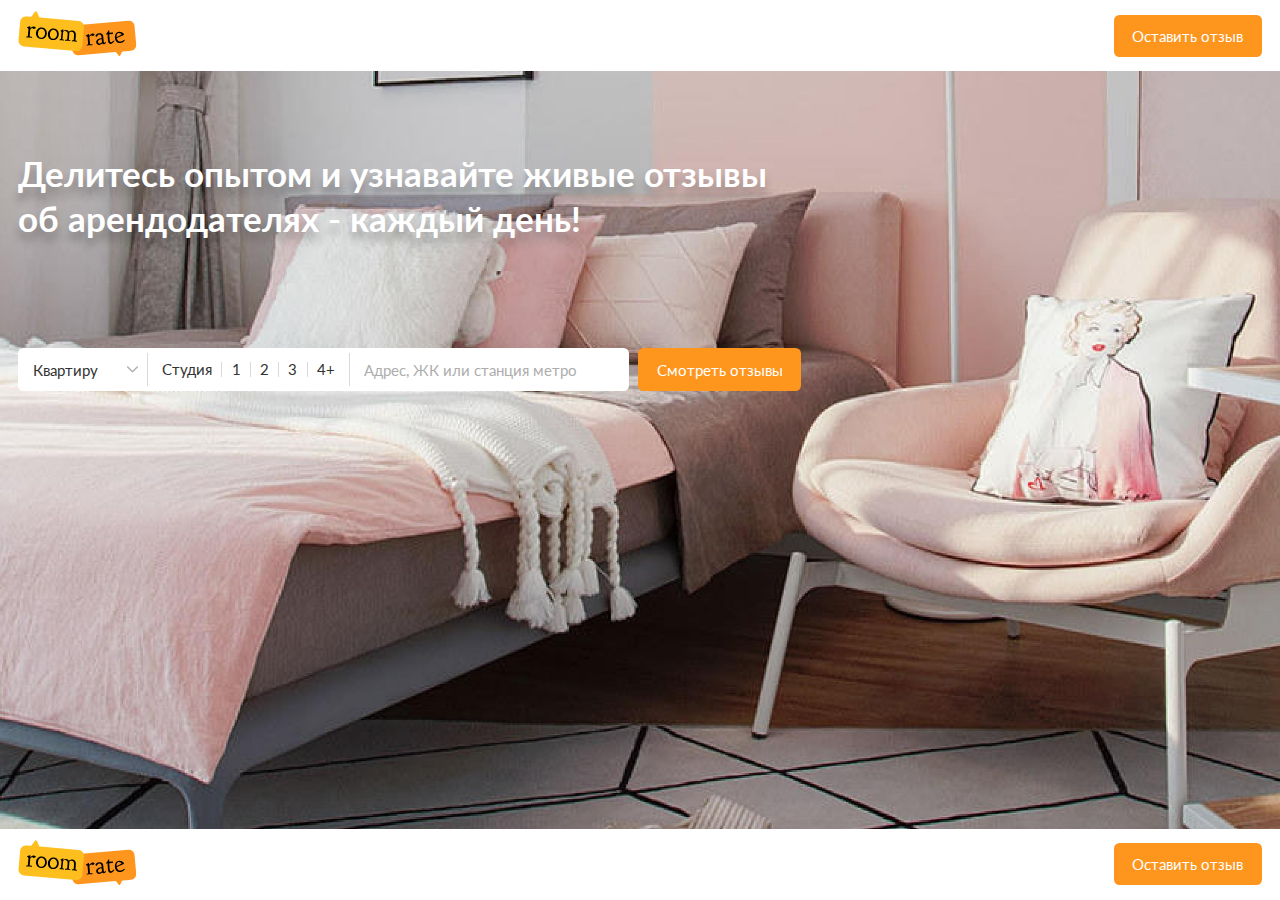
<file: index.html>
<!DOCTYPE html> <html lang="ru">

<head>
    <meta charset="UTF-8">
    <meta name="viewport" content="width=device-width, initial-scale=1.0">
    <meta name="description" content="">
    <meta name="keywords" content="">
    <link rel="stylesheet" href="css/libs.min.css">
    <link rel="stylesheet" href="css/style.min.css">
    <script src="https://api-maps.yandex.ru/2.1/?lang=ru_RU&apikey=9133eb49-3a97-4b2d-90be-6b80a97a5036" type="text/javascript"></script>
    <link rel="icon" href="favicon.ico">
    <link rel="icon" href="img/favicon.svg" type="image/svg+xml">
    <title>Главная</title>
</head>


<body class="page">
    <div class="wrapper">
        <header class="header">
            <div class="container">
    <div class="header__inner">
        <a href="" class="logo header__logo">
            <img src="img/logo2.svg" alt="">
        </a>
        
        <button class="header__btn m-btn m-btn-accent">
            <span>Оставить отзыв</span>
        </button>
        
    </div>
</div>

        </header>
        <main class="content">

            <section class="main" style="background-image: url(img/main-bg.jpg);">
                <div class="container">
                    <div class="main__inner">
                        <h1 class="main__title display1">
                            Делитесь опытом и узнавайте живые отзывы об арендодателях - каждый день!
                        </h1>

                        <div class="filter">
    <div class="filter__fields">
        <fieldset class="filter__type fg">
            <select class="m-select">
                <option selected>Квартиру</option>
                <option>Дом</option>
                <option>Комната</option>
            </select>
        </fieldset>
        <div class="filter__radios">
            <div class="filter__radio">
                <input type="radio" name="size">
                <label>Студия</label>
            </div>
            <div class="filter__radio">
                <input type="radio" name="size">
                <label>1</label>
            </div>
            <div class="filter__radio">
                <input type="radio" name="size">
                <label>2</label>
            </div>
            <div class="filter__radio">
                <input type="radio" name="size">
                <label>3</label>
            </div>
            <div class="filter__radio">
                <input type="radio" name="size">
                <label>4+</label>
            </div>
        </div>
        <fieldset class="filter__address fg">
            <input type="text" placeholder="Адрес, ЖК или станция метро">
        </fieldset>
    </div>
    <button class="filter__btn m-btn m-btn-accent">
        <span>Смотреть отзывы</span>
    </button>
</div>

                    </div>
                </div>
            </section>

        </main>
        <footer class="footer">
            <div class="container">
    <div class="footer__inner">
        <a href="" class="logo header__logo">
            <img src="img/logo2.svg" alt="">
        </a>
        <button class="footer__btn m-btn m-btn-accent">
            <span>Оставить отзыв</span>
        </button>
    </div>
</div>

        </footer>
    </div>

    <script src="js/libs.min.js"></script>
<script src="js/main.min.js"></script>

</body>

</html>
</file>
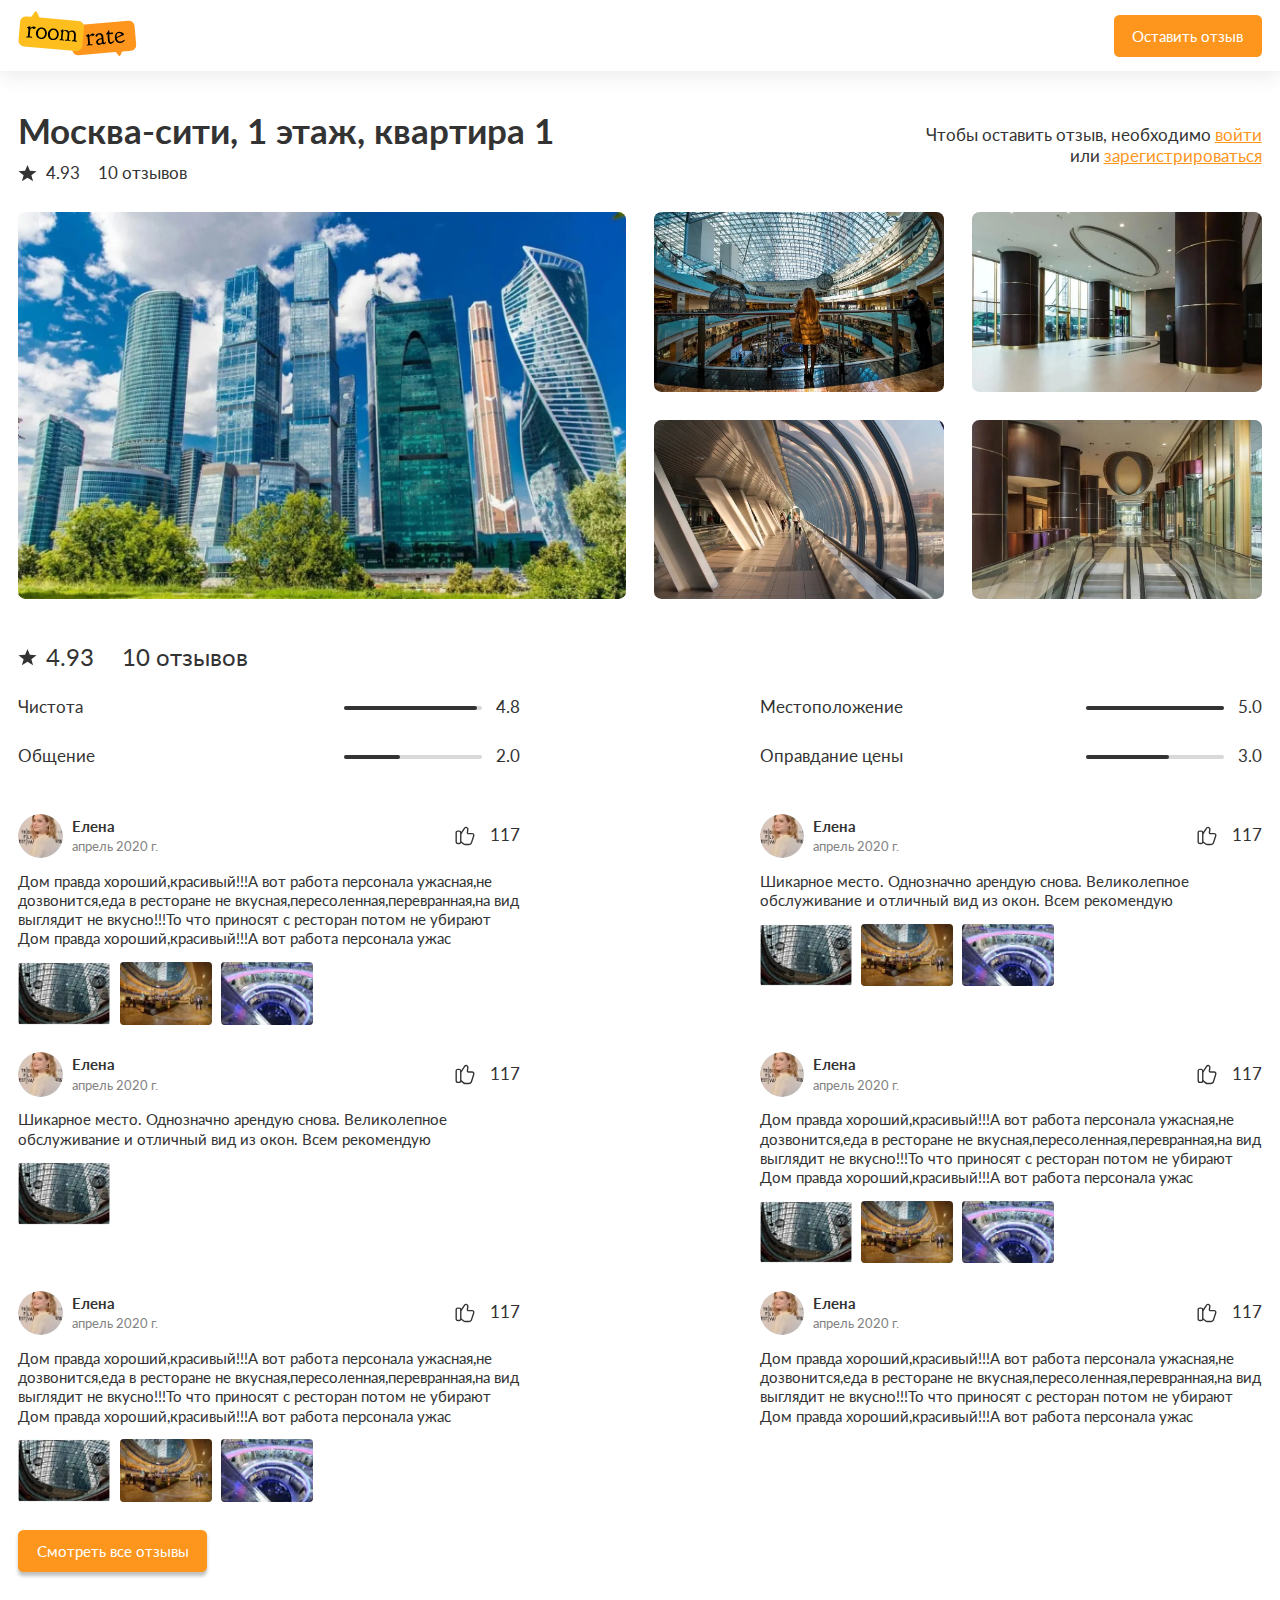
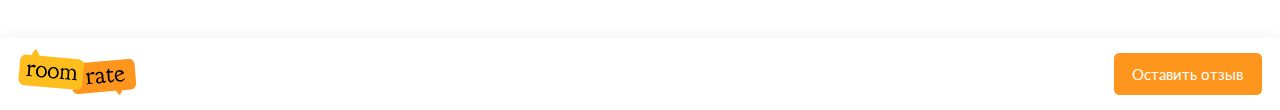
<file: card.html>
<!DOCTYPE html> <html lang="ru">

<head>
    <meta charset="UTF-8">
    <meta name="viewport" content="width=device-width, initial-scale=1.0">
    <meta name="description" content="">
    <meta name="keywords" content="">
    <link rel="stylesheet" href="css/libs.min.css">
    <link rel="stylesheet" href="css/style.min.css">
    <script src="https://api-maps.yandex.ru/2.1/?lang=ru_RU&apikey=9133eb49-3a97-4b2d-90be-6b80a97a5036" type="text/javascript"></script>
    <link rel="icon" href="favicon.ico">
    <link rel="icon" href="img/favicon.svg" type="image/svg+xml">
    <title>Главная</title>
</head>


<body class="page">
    <div class="wrapper">
        <header class="header">
            <div class="container">
    <div class="header__inner">
        <a href="" class="logo header__logo">
            <img src="img/logo2.svg" alt="">
        </a>
        
        <button class="header__btn m-btn m-btn-accent">
            <span>Оставить отзыв</span>
        </button>
        
    </div>
</div>

        </header>
        <main class="content">

            <section class="apart">
                <div class="container">
                    <div class="apart__top">
    <div class="apart__info">
        <h1 class="display1">
            Москва-сити, 1 этаж, квартира 1
        </h1>
        <div class="apart__reviews">
            <div class="rating-num">
                <img src="img/star.svg" alt="">
                <span class="text18">
                                        4.93
                                    </span>
            </div>
            <span class="text18">
                                    10 отзывов
                                </span>
        </div>
    </div>
    
    <div class="apart__desc text18">
        Чтобы оставить отзыв, необходимо
        <a href="">войти</a> <br>
        или
        <a href="">зарегистрироваться</a>
    </div>
    
</div>

                    <div class="gallery">
    <div class="gallery-card">
    <a href="img/gallery.webp" data-fancybox="gallery" class="gallery-card__img">
        <img src="img/gallery.webp" alt="">
    </a>
</div>

    <div class="gallery-card">
    <a href="img/gallery2.webp" data-fancybox="gallery" class="gallery-card__img">
        <img src="img/gallery2.webp" alt="">
    </a>
</div>

    <div class="gallery-card">
    <a href="img/gallery3.webp" data-fancybox="gallery" class="gallery-card__img">
        <img src="img/gallery3.webp" alt="">
    </a>
</div>

    <div class="gallery-card">
    <a href="img/gallery4.webp" data-fancybox="gallery" class="gallery-card__img">
        <img src="img/gallery4.webp" alt="">
    </a>
</div>

    <div class="gallery-card">
    <a href="img/gallery5.webp" data-fancybox="gallery" class="gallery-card__img">
        <img src="img/gallery5.webp" alt="">
    </a>
</div>

</div>

                    <div class="stat">
    <div class="stat__top">
        <div class="rating-num">
            <img src="img/star.svg" alt="">
            <span class="text26">
                4.93
            </span>
        </div>
        <span class="text26">
            10 отзывов
        </span>
    </div>
    <div class="stat__items">
        <div class="stat-card">
    <div class="stat-card__title text18">
        Чистота
    </div>
    <div class="stat-card__nums">
        <div class="stat-card__progress">
            <span data-current="4.8" data-max="5" class="stat-card__progress-fill"></span>
        </div>
        <div class="stat-card__ball">
            <div class="text18">
                4.8
            </div>
        </div>
    </div>
</div>

        <div class="stat-card">
    <div class="stat-card__title text18">
        Местоположение
    </div>
    <div class="stat-card__nums">
        <div class="stat-card__progress">
            <span data-current="5.0" data-max="5" class="stat-card__progress-fill"></span>
        </div>
        <div class="stat-card__ball">
            <div class="text18">
                5.0
            </div>
        </div>
    </div>
</div>

        <div class="stat-card">
    <div class="stat-card__title text18">
        Общение
    </div>
    <div class="stat-card__nums">
        <div class="stat-card__progress">
            <span data-current="2.0" data-max="5" class="stat-card__progress-fill"></span>
        </div>
        <div class="stat-card__ball">
            <div class="text18">
                2.0
            </div>
        </div>
    </div>
</div>

        <div class="stat-card">
    <div class="stat-card__title text18">
        Оправдание цены
    </div>
    <div class="stat-card__nums">
        <div class="stat-card__progress">
            <span data-current="3.0" data-max="5" class="stat-card__progress-fill"></span>
        </div>
        <div class="stat-card__ball">
            <div class="text18">
                3.0
            </div>
        </div>
    </div>
</div>

    </div>
</div>

                    <div class="feedback">
    <div class="feedback__items">
        <div class="feedback-card">
    <div class="feedback-card__top">
        <div class="feedback-card__user">
            <div class="avatar">
                <img src="img/avatar.webp" alt="">
            </div>
            <div class="feedback-card__user-info">
                <div class="feedback-card__user-name">
                    <span class="text16 bold-text">
                        Елена
                    </span>
                </div>
                <div class="feedback-card__user-date">
                    <span class="text14 gray-text">
                        апрель 2020 г.
                    </span>
                </div>
            </div>
        </div>
        <div class="like">
            <span class="like__icon"></span>
            <span class="like__count text18">
                117
            </span>
        </div>
    </div>
    <div class="feedback-card__text text16">
        
        <p>
            Дом правда хороший,красивый!!!А вот работа персонала ужасная,не дозвонится,еда в ресторане не вкусная,пересоленная,перевранная,на вид выглядит не вкусно!!!То что приносят с ресторан потом не убирают Дом правда хороший,красивый!!!А вот работа персонала ужас
        </p>
        
    </div>
    
    <div class="feedback-card__images">
        
            <div class="feedback-card__img">
    <a href="img/feedback.webp" data-fancybox="gallery1" class="feedback-card__img-wrap">
        <img src="img/feedback.webp" alt="">
    </a>
</div>

            <div class="feedback-card__img">
    <a href="img/feedback2.webp" data-fancybox="gallery1" class="feedback-card__img-wrap">
        <img src="img/feedback2.webp" alt="">
    </a>
</div>

            <div class="feedback-card__img">
    <a href="img/feedback3.webp" data-fancybox="gallery1" class="feedback-card__img-wrap">
        <img src="img/feedback3.webp" alt="">
    </a>
</div>

        
        
    </div>
</div>

        <div class="feedback-card">
    <div class="feedback-card__top">
        <div class="feedback-card__user">
            <div class="avatar">
                <img src="img/avatar.webp" alt="">
            </div>
            <div class="feedback-card__user-info">
                <div class="feedback-card__user-name">
                    <span class="text16 bold-text">
                        Елена
                    </span>
                </div>
                <div class="feedback-card__user-date">
                    <span class="text14 gray-text">
                        апрель 2020 г.
                    </span>
                </div>
            </div>
        </div>
        <div class="like">
            <span class="like__icon"></span>
            <span class="like__count text18">
                117
            </span>
        </div>
    </div>
    <div class="feedback-card__text text16">
        
        
        <p>
            Шикарное место. Однозначно арендую снова. Великолепное обслуживание и отличный вид из окон. Всем рекомендую
        </p>
    </div>
    
    <div class="feedback-card__images">
        
            <div class="feedback-card__img">
    <a href="img/feedback.webp" data-fancybox="gallery1" class="feedback-card__img-wrap">
        <img src="img/feedback.webp" alt="">
    </a>
</div>

            <div class="feedback-card__img">
    <a href="img/feedback2.webp" data-fancybox="gallery1" class="feedback-card__img-wrap">
        <img src="img/feedback2.webp" alt="">
    </a>
</div>

            <div class="feedback-card__img">
    <a href="img/feedback3.webp" data-fancybox="gallery1" class="feedback-card__img-wrap">
        <img src="img/feedback3.webp" alt="">
    </a>
</div>

        
        
    </div>
</div>

        <div class="feedback-card">
    <div class="feedback-card__top">
        <div class="feedback-card__user">
            <div class="avatar">
                <img src="img/avatar.webp" alt="">
            </div>
            <div class="feedback-card__user-info">
                <div class="feedback-card__user-name">
                    <span class="text16 bold-text">
                        Елена
                    </span>
                </div>
                <div class="feedback-card__user-date">
                    <span class="text14 gray-text">
                        апрель 2020 г.
                    </span>
                </div>
            </div>
        </div>
        <div class="like">
            <span class="like__icon"></span>
            <span class="like__count text18">
                117
            </span>
        </div>
    </div>
    <div class="feedback-card__text text16">
        
        
        <p>
            Шикарное место. Однозначно арендую снова. Великолепное обслуживание и отличный вид из окон. Всем рекомендую
        </p>
    </div>
    
    <div class="feedback-card__images">
        
        
        <div class="feedback-card__img">
    <a href="img/feedback.webp" data-fancybox="gallery1" class="feedback-card__img-wrap">
        <img src="img/feedback.webp" alt="">
    </a>
</div>

        
    </div>
</div>

        <div class="feedback-card">
    <div class="feedback-card__top">
        <div class="feedback-card__user">
            <div class="avatar">
                <img src="img/avatar.webp" alt="">
            </div>
            <div class="feedback-card__user-info">
                <div class="feedback-card__user-name">
                    <span class="text16 bold-text">
                        Елена
                    </span>
                </div>
                <div class="feedback-card__user-date">
                    <span class="text14 gray-text">
                        апрель 2020 г.
                    </span>
                </div>
            </div>
        </div>
        <div class="like">
            <span class="like__icon"></span>
            <span class="like__count text18">
                117
            </span>
        </div>
    </div>
    <div class="feedback-card__text text16">
        
        <p>
            Дом правда хороший,красивый!!!А вот работа персонала ужасная,не дозвонится,еда в ресторане не вкусная,пересоленная,перевранная,на вид выглядит не вкусно!!!То что приносят с ресторан потом не убирают Дом правда хороший,красивый!!!А вот работа персонала ужас
        </p>
        
    </div>
    
    <div class="feedback-card__images">
        
            <div class="feedback-card__img">
    <a href="img/feedback.webp" data-fancybox="gallery1" class="feedback-card__img-wrap">
        <img src="img/feedback.webp" alt="">
    </a>
</div>

            <div class="feedback-card__img">
    <a href="img/feedback2.webp" data-fancybox="gallery1" class="feedback-card__img-wrap">
        <img src="img/feedback2.webp" alt="">
    </a>
</div>

            <div class="feedback-card__img">
    <a href="img/feedback3.webp" data-fancybox="gallery1" class="feedback-card__img-wrap">
        <img src="img/feedback3.webp" alt="">
    </a>
</div>

        
        
    </div>
</div>

        <div class="feedback-card">
    <div class="feedback-card__top">
        <div class="feedback-card__user">
            <div class="avatar">
                <img src="img/avatar.webp" alt="">
            </div>
            <div class="feedback-card__user-info">
                <div class="feedback-card__user-name">
                    <span class="text16 bold-text">
                        Елена
                    </span>
                </div>
                <div class="feedback-card__user-date">
                    <span class="text14 gray-text">
                        апрель 2020 г.
                    </span>
                </div>
            </div>
        </div>
        <div class="like">
            <span class="like__icon"></span>
            <span class="like__count text18">
                117
            </span>
        </div>
    </div>
    <div class="feedback-card__text text16">
        
        <p>
            Дом правда хороший,красивый!!!А вот работа персонала ужасная,не дозвонится,еда в ресторане не вкусная,пересоленная,перевранная,на вид выглядит не вкусно!!!То что приносят с ресторан потом не убирают Дом правда хороший,красивый!!!А вот работа персонала ужас
        </p>
        
    </div>
    
    <div class="feedback-card__images">
        
            <div class="feedback-card__img">
    <a href="img/feedback.webp" data-fancybox="gallery1" class="feedback-card__img-wrap">
        <img src="img/feedback.webp" alt="">
    </a>
</div>

            <div class="feedback-card__img">
    <a href="img/feedback2.webp" data-fancybox="gallery1" class="feedback-card__img-wrap">
        <img src="img/feedback2.webp" alt="">
    </a>
</div>

            <div class="feedback-card__img">
    <a href="img/feedback3.webp" data-fancybox="gallery1" class="feedback-card__img-wrap">
        <img src="img/feedback3.webp" alt="">
    </a>
</div>

        
        
    </div>
</div>

        <div class="feedback-card">
    <div class="feedback-card__top">
        <div class="feedback-card__user">
            <div class="avatar">
                <img src="img/avatar.webp" alt="">
            </div>
            <div class="feedback-card__user-info">
                <div class="feedback-card__user-name">
                    <span class="text16 bold-text">
                        Елена
                    </span>
                </div>
                <div class="feedback-card__user-date">
                    <span class="text14 gray-text">
                        апрель 2020 г.
                    </span>
                </div>
            </div>
        </div>
        <div class="like">
            <span class="like__icon"></span>
            <span class="like__count text18">
                117
            </span>
        </div>
    </div>
    <div class="feedback-card__text text16">
        
        <p>
            Дом правда хороший,красивый!!!А вот работа персонала ужасная,не дозвонится,еда в ресторане не вкусная,пересоленная,перевранная,на вид выглядит не вкусно!!!То что приносят с ресторан потом не убирают Дом правда хороший,красивый!!!А вот работа персонала ужас
        </p>
        
    </div>
    
</div>

    </div>
    <div class="feedback__nav">
        <a href="" class="feedback__btn m-btn shadow m-btn-accent">
            <span>Смотреть все отзывы</span>
        </a>
    </div>
</div>

                </div>
            </section>

        </main>
        <footer class="footer">
            <div class="container">
    <div class="footer__inner">
        <a href="" class="logo header__logo">
            <img src="img/logo2.svg" alt="">
        </a>
        <button class="footer__btn m-btn m-btn-accent">
            <span>Оставить отзыв</span>
        </button>
    </div>
</div>

        </footer>
    </div>

    <script src="js/libs.min.js"></script>
<script src="js/main.min.js"></script>

</body>

</html>
</file>
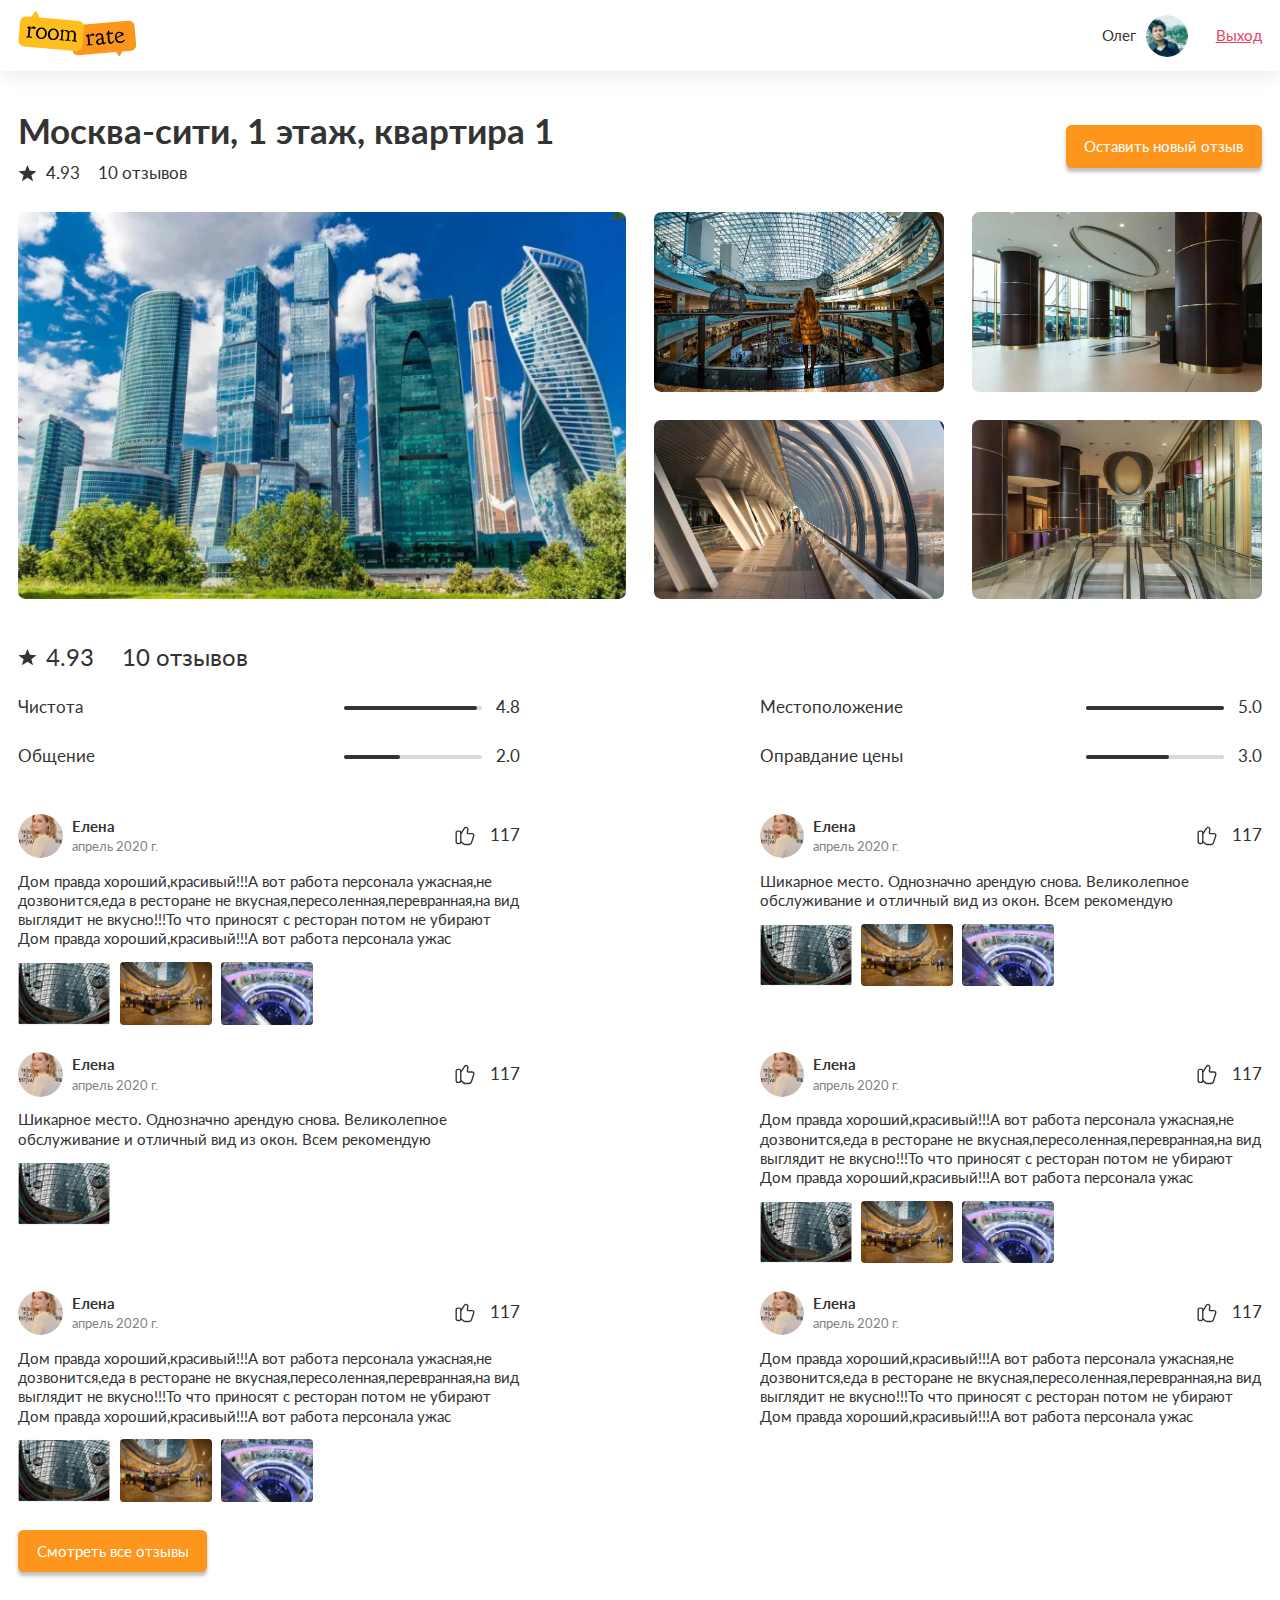
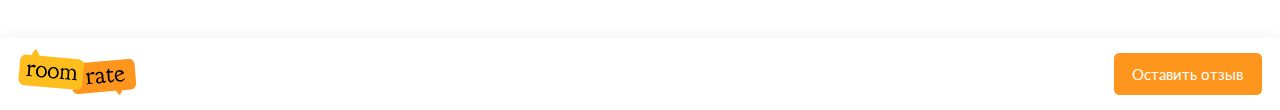
<file: card2.html>
<!DOCTYPE html> <html lang="ru">

<head>
    <meta charset="UTF-8">
    <meta name="viewport" content="width=device-width, initial-scale=1.0">
    <meta name="description" content="">
    <meta name="keywords" content="">
    <link rel="stylesheet" href="css/libs.min.css">
    <link rel="stylesheet" href="css/style.min.css">
    <script src="https://api-maps.yandex.ru/2.1/?lang=ru_RU&apikey=9133eb49-3a97-4b2d-90be-6b80a97a5036" type="text/javascript"></script>
    <link rel="icon" href="favicon.ico">
    <link rel="icon" href="img/favicon.svg" type="image/svg+xml">
    <title>Главная</title>
</head>


<body class="page">
    <div class="wrapper">
        <header class="header">
            <div class="container">
    <div class="header__inner">
        <a href="" class="logo header__logo">
            <img src="img/logo2.svg" alt="">
        </a>
        
        
        <div class="menu">
            <div class="menu__user">
                <span class="text16">
                    Олег
                </span>
                <div class="avatar">
                    <img src="img/avatar2.webp" alt="">
                </div>
            </div>
            <a href="" class="menu__logout text16">
                Выход
            </a>

        </div>
        <div class="menu__bg"></div>
        <div class="burger"></div>
        
    </div>
</div>

        </header>
        <main class="content">

            <section class="apart">
                <div class="container">
                    <div class="apart__top">
    <div class="apart__info">
        <h1 class="display1">
            Москва-сити, 1 этаж, квартира 1
        </h1>
        <div class="apart__reviews">
            <div class="rating-num">
                <img src="img/star.svg" alt="">
                <span class="text18">
                                        4.93
                                    </span>
            </div>
            <span class="text18">
                                    10 отзывов
                                </span>
        </div>
    </div>
    
    
    <button class="apart__btn m-btn shadow m-btn-accent">
        <span>Оставить новый отзыв</span>
    </button>
    
</div>

                    <div class="gallery">
    <div class="gallery-card">
    <a href="img/gallery.webp" data-fancybox="gallery" class="gallery-card__img">
        <img src="img/gallery.webp" alt="">
    </a>
</div>

    <div class="gallery-card">
    <a href="img/gallery2.webp" data-fancybox="gallery" class="gallery-card__img">
        <img src="img/gallery2.webp" alt="">
    </a>
</div>

    <div class="gallery-card">
    <a href="img/gallery3.webp" data-fancybox="gallery" class="gallery-card__img">
        <img src="img/gallery3.webp" alt="">
    </a>
</div>

    <div class="gallery-card">
    <a href="img/gallery4.webp" data-fancybox="gallery" class="gallery-card__img">
        <img src="img/gallery4.webp" alt="">
    </a>
</div>

    <div class="gallery-card">
    <a href="img/gallery5.webp" data-fancybox="gallery" class="gallery-card__img">
        <img src="img/gallery5.webp" alt="">
    </a>
</div>

</div>

                    <div class="stat">
    <div class="stat__top">
        <div class="rating-num">
            <img src="img/star.svg" alt="">
            <span class="text26">
                4.93
            </span>
        </div>
        <span class="text26">
            10 отзывов
        </span>
    </div>
    <div class="stat__items">
        <div class="stat-card">
    <div class="stat-card__title text18">
        Чистота
    </div>
    <div class="stat-card__nums">
        <div class="stat-card__progress">
            <span data-current="4.8" data-max="5" class="stat-card__progress-fill"></span>
        </div>
        <div class="stat-card__ball">
            <div class="text18">
                4.8
            </div>
        </div>
    </div>
</div>

        <div class="stat-card">
    <div class="stat-card__title text18">
        Местоположение
    </div>
    <div class="stat-card__nums">
        <div class="stat-card__progress">
            <span data-current="5.0" data-max="5" class="stat-card__progress-fill"></span>
        </div>
        <div class="stat-card__ball">
            <div class="text18">
                5.0
            </div>
        </div>
    </div>
</div>

        <div class="stat-card">
    <div class="stat-card__title text18">
        Общение
    </div>
    <div class="stat-card__nums">
        <div class="stat-card__progress">
            <span data-current="2.0" data-max="5" class="stat-card__progress-fill"></span>
        </div>
        <div class="stat-card__ball">
            <div class="text18">
                2.0
            </div>
        </div>
    </div>
</div>

        <div class="stat-card">
    <div class="stat-card__title text18">
        Оправдание цены
    </div>
    <div class="stat-card__nums">
        <div class="stat-card__progress">
            <span data-current="3.0" data-max="5" class="stat-card__progress-fill"></span>
        </div>
        <div class="stat-card__ball">
            <div class="text18">
                3.0
            </div>
        </div>
    </div>
</div>

    </div>
</div>

                    <div class="feedback">
    <div class="feedback__items">
        <div class="feedback-card">
    <div class="feedback-card__top">
        <div class="feedback-card__user">
            <div class="avatar">
                <img src="img/avatar.webp" alt="">
            </div>
            <div class="feedback-card__user-info">
                <div class="feedback-card__user-name">
                    <span class="text16 bold-text">
                        Елена
                    </span>
                </div>
                <div class="feedback-card__user-date">
                    <span class="text14 gray-text">
                        апрель 2020 г.
                    </span>
                </div>
            </div>
        </div>
        <div class="like">
            <span class="like__icon"></span>
            <span class="like__count text18">
                117
            </span>
        </div>
    </div>
    <div class="feedback-card__text text16">
        
        <p>
            Дом правда хороший,красивый!!!А вот работа персонала ужасная,не дозвонится,еда в ресторане не вкусная,пересоленная,перевранная,на вид выглядит не вкусно!!!То что приносят с ресторан потом не убирают Дом правда хороший,красивый!!!А вот работа персонала ужас
        </p>
        
    </div>
    
    <div class="feedback-card__images">
        
            <div class="feedback-card__img">
    <a href="img/feedback.webp" data-fancybox="gallery1" class="feedback-card__img-wrap">
        <img src="img/feedback.webp" alt="">
    </a>
</div>

            <div class="feedback-card__img">
    <a href="img/feedback2.webp" data-fancybox="gallery1" class="feedback-card__img-wrap">
        <img src="img/feedback2.webp" alt="">
    </a>
</div>

            <div class="feedback-card__img">
    <a href="img/feedback3.webp" data-fancybox="gallery1" class="feedback-card__img-wrap">
        <img src="img/feedback3.webp" alt="">
    </a>
</div>

        
        
    </div>
</div>

        <div class="feedback-card">
    <div class="feedback-card__top">
        <div class="feedback-card__user">
            <div class="avatar">
                <img src="img/avatar.webp" alt="">
            </div>
            <div class="feedback-card__user-info">
                <div class="feedback-card__user-name">
                    <span class="text16 bold-text">
                        Елена
                    </span>
                </div>
                <div class="feedback-card__user-date">
                    <span class="text14 gray-text">
                        апрель 2020 г.
                    </span>
                </div>
            </div>
        </div>
        <div class="like">
            <span class="like__icon"></span>
            <span class="like__count text18">
                117
            </span>
        </div>
    </div>
    <div class="feedback-card__text text16">
        
        
        <p>
            Шикарное место. Однозначно арендую снова. Великолепное обслуживание и отличный вид из окон. Всем рекомендую
        </p>
    </div>
    
    <div class="feedback-card__images">
        
            <div class="feedback-card__img">
    <a href="img/feedback.webp" data-fancybox="gallery1" class="feedback-card__img-wrap">
        <img src="img/feedback.webp" alt="">
    </a>
</div>

            <div class="feedback-card__img">
    <a href="img/feedback2.webp" data-fancybox="gallery1" class="feedback-card__img-wrap">
        <img src="img/feedback2.webp" alt="">
    </a>
</div>

            <div class="feedback-card__img">
    <a href="img/feedback3.webp" data-fancybox="gallery1" class="feedback-card__img-wrap">
        <img src="img/feedback3.webp" alt="">
    </a>
</div>

        
        
    </div>
</div>

        <div class="feedback-card">
    <div class="feedback-card__top">
        <div class="feedback-card__user">
            <div class="avatar">
                <img src="img/avatar.webp" alt="">
            </div>
            <div class="feedback-card__user-info">
                <div class="feedback-card__user-name">
                    <span class="text16 bold-text">
                        Елена
                    </span>
                </div>
                <div class="feedback-card__user-date">
                    <span class="text14 gray-text">
                        апрель 2020 г.
                    </span>
                </div>
            </div>
        </div>
        <div class="like">
            <span class="like__icon"></span>
            <span class="like__count text18">
                117
            </span>
        </div>
    </div>
    <div class="feedback-card__text text16">
        
        
        <p>
            Шикарное место. Однозначно арендую снова. Великолепное обслуживание и отличный вид из окон. Всем рекомендую
        </p>
    </div>
    
    <div class="feedback-card__images">
        
        
        <div class="feedback-card__img">
    <a href="img/feedback.webp" data-fancybox="gallery1" class="feedback-card__img-wrap">
        <img src="img/feedback.webp" alt="">
    </a>
</div>

        
    </div>
</div>

        <div class="feedback-card">
    <div class="feedback-card__top">
        <div class="feedback-card__user">
            <div class="avatar">
                <img src="img/avatar.webp" alt="">
            </div>
            <div class="feedback-card__user-info">
                <div class="feedback-card__user-name">
                    <span class="text16 bold-text">
                        Елена
                    </span>
                </div>
                <div class="feedback-card__user-date">
                    <span class="text14 gray-text">
                        апрель 2020 г.
                    </span>
                </div>
            </div>
        </div>
        <div class="like">
            <span class="like__icon"></span>
            <span class="like__count text18">
                117
            </span>
        </div>
    </div>
    <div class="feedback-card__text text16">
        
        <p>
            Дом правда хороший,красивый!!!А вот работа персонала ужасная,не дозвонится,еда в ресторане не вкусная,пересоленная,перевранная,на вид выглядит не вкусно!!!То что приносят с ресторан потом не убирают Дом правда хороший,красивый!!!А вот работа персонала ужас
        </p>
        
    </div>
    
    <div class="feedback-card__images">
        
            <div class="feedback-card__img">
    <a href="img/feedback.webp" data-fancybox="gallery1" class="feedback-card__img-wrap">
        <img src="img/feedback.webp" alt="">
    </a>
</div>

            <div class="feedback-card__img">
    <a href="img/feedback2.webp" data-fancybox="gallery1" class="feedback-card__img-wrap">
        <img src="img/feedback2.webp" alt="">
    </a>
</div>

            <div class="feedback-card__img">
    <a href="img/feedback3.webp" data-fancybox="gallery1" class="feedback-card__img-wrap">
        <img src="img/feedback3.webp" alt="">
    </a>
</div>

        
        
    </div>
</div>

        <div class="feedback-card">
    <div class="feedback-card__top">
        <div class="feedback-card__user">
            <div class="avatar">
                <img src="img/avatar.webp" alt="">
            </div>
            <div class="feedback-card__user-info">
                <div class="feedback-card__user-name">
                    <span class="text16 bold-text">
                        Елена
                    </span>
                </div>
                <div class="feedback-card__user-date">
                    <span class="text14 gray-text">
                        апрель 2020 г.
                    </span>
                </div>
            </div>
        </div>
        <div class="like">
            <span class="like__icon"></span>
            <span class="like__count text18">
                117
            </span>
        </div>
    </div>
    <div class="feedback-card__text text16">
        
        <p>
            Дом правда хороший,красивый!!!А вот работа персонала ужасная,не дозвонится,еда в ресторане не вкусная,пересоленная,перевранная,на вид выглядит не вкусно!!!То что приносят с ресторан потом не убирают Дом правда хороший,красивый!!!А вот работа персонала ужас
        </p>
        
    </div>
    
    <div class="feedback-card__images">
        
            <div class="feedback-card__img">
    <a href="img/feedback.webp" data-fancybox="gallery1" class="feedback-card__img-wrap">
        <img src="img/feedback.webp" alt="">
    </a>
</div>

            <div class="feedback-card__img">
    <a href="img/feedback2.webp" data-fancybox="gallery1" class="feedback-card__img-wrap">
        <img src="img/feedback2.webp" alt="">
    </a>
</div>

            <div class="feedback-card__img">
    <a href="img/feedback3.webp" data-fancybox="gallery1" class="feedback-card__img-wrap">
        <img src="img/feedback3.webp" alt="">
    </a>
</div>

        
        
    </div>
</div>

        <div class="feedback-card">
    <div class="feedback-card__top">
        <div class="feedback-card__user">
            <div class="avatar">
                <img src="img/avatar.webp" alt="">
            </div>
            <div class="feedback-card__user-info">
                <div class="feedback-card__user-name">
                    <span class="text16 bold-text">
                        Елена
                    </span>
                </div>
                <div class="feedback-card__user-date">
                    <span class="text14 gray-text">
                        апрель 2020 г.
                    </span>
                </div>
            </div>
        </div>
        <div class="like">
            <span class="like__icon"></span>
            <span class="like__count text18">
                117
            </span>
        </div>
    </div>
    <div class="feedback-card__text text16">
        
        <p>
            Дом правда хороший,красивый!!!А вот работа персонала ужасная,не дозвонится,еда в ресторане не вкусная,пересоленная,перевранная,на вид выглядит не вкусно!!!То что приносят с ресторан потом не убирают Дом правда хороший,красивый!!!А вот работа персонала ужас
        </p>
        
    </div>
    
</div>

    </div>
    <div class="feedback__nav">
        <a href="" class="feedback__btn m-btn shadow m-btn-accent">
            <span>Смотреть все отзывы</span>
        </a>
    </div>
</div>

                </div>
            </section>

        </main>
        <footer class="footer">
            <div class="container">
    <div class="footer__inner">
        <a href="" class="logo header__logo">
            <img src="img/logo2.svg" alt="">
        </a>
        <button class="footer__btn m-btn m-btn-accent">
            <span>Оставить отзыв</span>
        </button>
    </div>
</div>

        </footer>
    </div>

    <script src="js/libs.min.js"></script>
<script src="js/main.min.js"></script>

</body>

</html>
</file>
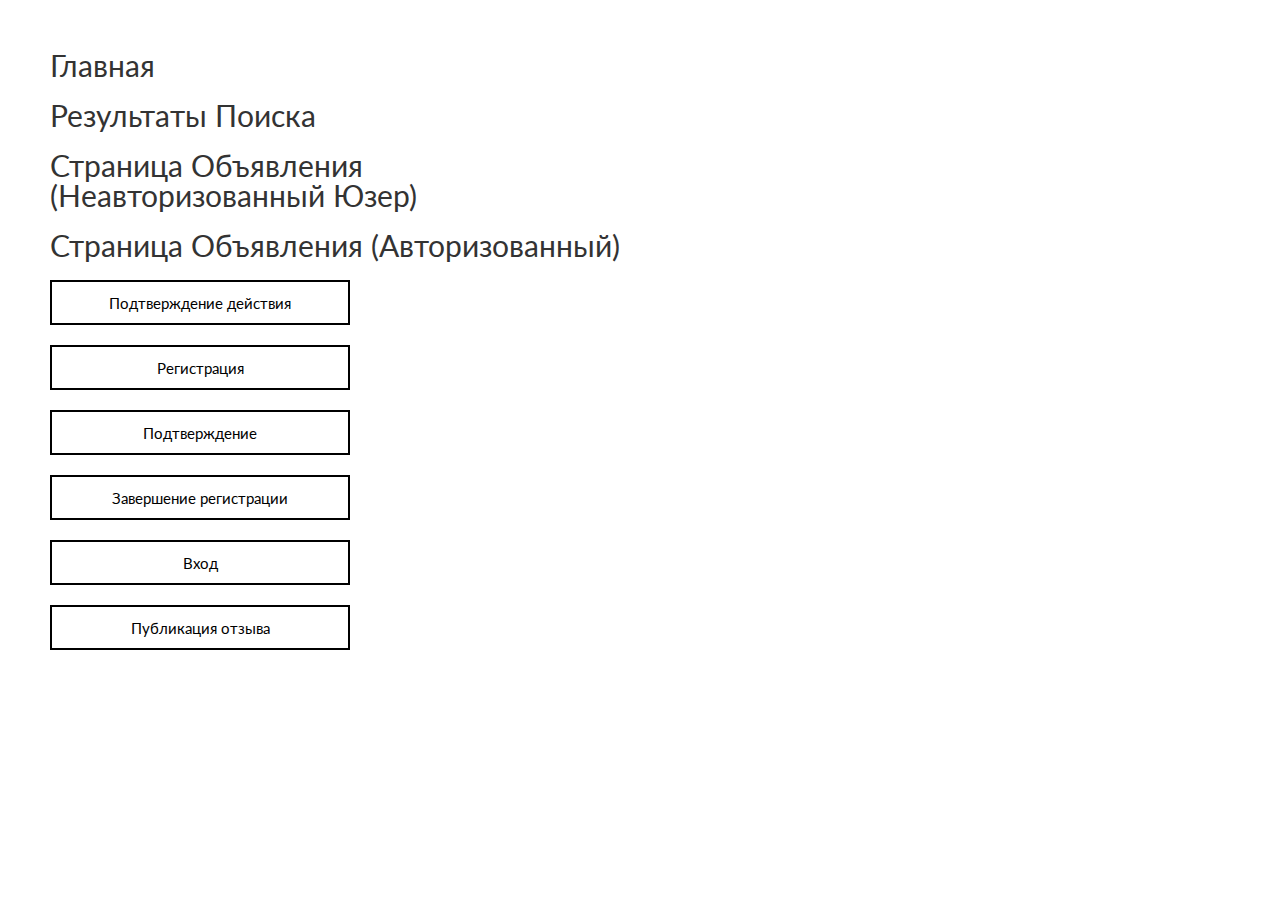
<file: nav.html>
<!DOCTYPE html> <html lang="ru">

<head>
    <meta charset="UTF-8">
    <meta name="viewport" content="width=device-width, initial-scale=1.0">
    <meta name="description" content="">
    <meta name="keywords" content="">
    <link rel="stylesheet" href="css/libs.min.css">
    <link rel="stylesheet" href="css/style.min.css">
    <script src="https://api-maps.yandex.ru/2.1/?lang=ru_RU&apikey=9133eb49-3a97-4b2d-90be-6b80a97a5036" type="text/javascript"></script>
    <link rel="icon" href="favicon.ico">
    <link rel="icon" href="img/favicon.svg" type="image/svg+xml">
    <title>Главная</title>
</head>



<style>
    .wrapper a {
        font-size: 30px;
        text-transform: capitalize;
    }

    .wrapper button {
        margin-bottom: 25px;
        width: 300px;
        height: 45px;
    }
</style>

<body class="page">

    <div class="wrapper" style="padding: 50px;">
        <a href="index.html" style="display: block; margin-bottom: 20px;">
            Главная
        </a>
        <a href="search.html" style="display: block; margin-bottom: 20px;">
            Результаты поиска
        </a>
        <a href="card.html" style="display: block; margin-bottom: 20px;">
            Страница объявления <br> (неавторизованный юзер)
        </a>
        <a href="card2.html" style="display: block; margin-bottom: 20px;">
            Страница объявления (авторизованный)
        </a>




        <button style="border: 2px solid #000;margin-bottom: 20px;" data-modal="infoModal">
            Подтверждение действия
        </button>
        <button style="border: 2px solid #000;margin-bottom: 20px;" data-modal="regModal">
            Регистрация
        </button>
        <button style="border: 2px solid #000;margin-bottom: 20px;" data-modal="confirmModal">
            Подтверждение
        </button>
        <button style="border: 2px solid #000;margin-bottom: 20px;" data-modal="finishRegModal">
            Завершение регистрации
        </button>
        <button style="border: 2px solid #000;margin-bottom: 20px;" data-modal="loginModal">
            Вход
        </button>
        <button style="border: 2px solid #000;margin-bottom: 20px;" data-modal="reviewModal">
            Публикация отзыва
        </button>

    </div>

    <div class="modal" id="infoModal">
    <div class="modal__bg _close-modal"></div>
    <div class="modal__dialog">
        <div class="modal__top">
            <div class="modal__title text26 mob-text20 bold-text accent2-text">
                Подтверждение действия
            </div>
        </div>
        <div class="modal__content">
            <div class="modal__text text18 gray-text">
                Чтобы ставить лайки на отзывы, необходимо
                <a href="">войти</a>или
                <a href="">зарегистрироваться</a>
            </div>
            <button class="modal__btn m-btn shadow m-btn-accent">
                <span>Хорошо</span>
            </button>
        </div>
    </div>
</div>

<div class="modal" id="regModal">
    <div class="modal__bg _close-modal"></div>
    <div class="modal__dialog">
        <div class="modal__top">
            <div class="modal__title text26 mob-text20 bold-text accent2-text">
                Регистрация
            </div>
        </div>
        <div class="modal__content">
            <form action="" class="modal__form">
                <div class="modal__fields">
                    <fieldset class="fg">
                        <input type="tel" placeholder="Номер телефона">
                    </fieldset>
                </div>
                <div class="modal__hint text16 mob-text14 gray-text">
                    Мы отправим вам СМС, чтобы подтвердить номер телефона
                </div>
                <button class="modal__btn m-btn shadow m-btn-accent">
                    <span>Продолжить</span>
                </button>
            </form>
            <div class="modal__or">
                <span class="text16 gray-text">
                    или
                </span>
            </div>
            <div class="social">
    <a href="" class="social__item">
        <img src="img/vk.svg" alt="">
    </a>
    <a href="" class="social__item">
        <img src="img/ok.svg" alt="">
    </a>
    <a href="" class="social__item">
        <img src="img/гугл.svg" alt="">
    </a>
    <a href="" class="social__item">
        <img src="img/яндекс.svg" alt="">
    </a>
    <a href="" class="social__item">
        <img src="img/майл.svg" alt="">
    </a>
    <a href="" class="social__item">
        <img src="img/телеграм.svg" alt="">
    </a>
</div>

        </div>
    </div>
</div>

<div class="modal" id="confirmModal">
    <div class="modal__bg _close-modal"></div>
    <div class="modal__dialog">
        <div class="modal__top">
            <div class="modal__title text26 mob-text20 bold-text accent2-text">
                Подтверждение
            </div>
        </div>
        <div class="modal__content">
            <form action="" class="modal__form">
                <div class="modal__fields">
                    <fieldset class="fg">
                        <input type="text" placeholder="Код">
                    </fieldset>
                </div>
                <div class="modal__hint text16 mob-text14 gray-text">
                    Введите код, отправенный на ваш номер
                </div>
                <button class="modal__btn m-btn shadow m-btn-accent">
                    <span>Продолжить</span>
                </button>
            </form>
        </div>
    </div>
</div>

<div class="modal" id="finishRegModal">
    <div class="modal__bg _close-modal"></div>
    <div class="modal__dialog">
        <div class="modal__top">
            <div class="modal__title text26 mob-text20 bold-text accent2-text">
                Завершение регистрации
            </div>
        </div>
        <div class="modal__content">
            <form action="" class="modal__form">
                <div class="modal__fields">
                    <fieldset class="fg">
                        <input type="text" placeholder="Имя Фамилия">
                    </fieldset>
                    <fieldset class="fg">
                        <input class="date-input" type="text" placeholder="Дата рождения">
                    </fieldset>
                    <fieldset class="fg">
                        <input type="email" placeholder="Электронная почта">
                    </fieldset>
                </div>
                <button class="modal__btn m-btn shadow m-btn-accent">
                    <span>Завершить</span>
                </button>
            </form>
        </div>
    </div>
</div>

<div class="modal modal-login" id="loginModal">
    <div class="modal__bg _close-modal"></div>
    <div class="modal__dialog">
        <div class="modal__top">
            <div class="modal__title text26 mob-text20 bold-text accent2-text">
                Вход
            </div>
        </div>
        <div class="modal__content">
            <div class="social">
    <a href="" class="social__item">
        <img src="img/vk.svg" alt="">
    </a>
    <a href="" class="social__item">
        <img src="img/ok.svg" alt="">
    </a>
    <a href="" class="social__item">
        <img src="img/гугл.svg" alt="">
    </a>
    <a href="" class="social__item">
        <img src="img/яндекс.svg" alt="">
    </a>
    <a href="" class="social__item">
        <img src="img/майл.svg" alt="">
    </a>
    <a href="" class="social__item">
        <img src="img/телеграм.svg" alt="">
    </a>
</div>

            <form action="" class="modal__form">
                <div class="modal__fields">
                    <fieldset class="fg">
                        <input type="tel" placeholder="Номер телефона">
                    </fieldset>
                </div>
                <button class="modal__btn m-btn shadow m-btn-accent">
                    <span>Продолжить</span>
                </button>
            </form>

        </div>
    </div>
</div>


<div class="modal" id="reviewModal">
    <div class="modal__bg _close-modal"></div>
    <div class="modal__dialog">
        <div class="modal__top">
            <div class="modal__title text26 mob-text20 bold-text accent2-text">
                Публикация отзыва
            </div>
        </div>
        <div class="modal__content">
            <form action="" class="modal__form">
                <div class="modal__fields">
                    <fieldset class="fg">
                        <input type="text" placeholder="Адрес">
                    </fieldset>
                    <div class="modal__map">
                        <div class="map"></div>
                    </div>
                    <div class="ratings">
                        <div class="ratings__group">
    <div class="ratings__title">
        <span class="text18">
            Чистота
        </span>
    </div>
    <div class="rating-input" data-total-rating="0" data-rating-code="1">
        <div class="rating-input__item" data-rating-value="5">
    <svg width="20" height="19" viewBox="0 0 20 19" fill="none" xmlns="http://www.w3.org/2000/svg">
        <path d="M10 0L12.5275 6.52123L19.5106 6.90983L14.0895 11.3288L15.8779 18.0902L10 14.3L4.12215 18.0902L5.91046 11.3288L0.489435 6.90983L7.47252 6.52123L10 0Z" fill="#ADADAD"/>
    </svg>
</div>
<div class="rating-input__item" data-rating-value="4">
    <svg width="20" height="19" viewBox="0 0 20 19" fill="none" xmlns="http://www.w3.org/2000/svg">
        <path d="M10 0L12.5275 6.52123L19.5106 6.90983L14.0895 11.3288L15.8779 18.0902L10 14.3L4.12215 18.0902L5.91046 11.3288L0.489435 6.90983L7.47252 6.52123L10 0Z" fill="#ADADAD"/>
    </svg>
</div>
<div class="rating-input__item" data-rating-value="3">
    <svg width="20" height="19" viewBox="0 0 20 19" fill="none" xmlns="http://www.w3.org/2000/svg">
        <path d="M10 0L12.5275 6.52123L19.5106 6.90983L14.0895 11.3288L15.8779 18.0902L10 14.3L4.12215 18.0902L5.91046 11.3288L0.489435 6.90983L7.47252 6.52123L10 0Z" fill="#ADADAD"/>
    </svg>
</div>
<div class="rating-input__item" data-rating-value="2">
    <svg width="20" height="19" viewBox="0 0 20 19" fill="none" xmlns="http://www.w3.org/2000/svg">
        <path d="M10 0L12.5275 6.52123L19.5106 6.90983L14.0895 11.3288L15.8779 18.0902L10 14.3L4.12215 18.0902L5.91046 11.3288L0.489435 6.90983L7.47252 6.52123L10 0Z" fill="#ADADAD"/>
    </svg>
</div>
<div class="rating-input__item" data-rating-value="1">
    <svg width="20" height="19" viewBox="0 0 20 19" fill="none" xmlns="http://www.w3.org/2000/svg">
        <path d="M10 0L12.5275 6.52123L19.5106 6.90983L14.0895 11.3288L15.8779 18.0902L10 14.3L4.12215 18.0902L5.91046 11.3288L0.489435 6.90983L7.47252 6.52123L10 0Z" fill="#ADADAD"/>
    </svg>
</div>
<input class="rating-input__field" type="number" value="0">

    </div>
</div>

                        <div class="ratings__group">
    <div class="ratings__title">
        <span class="text18">
            Общение
        </span>
    </div>
    <div class="rating-input" data-total-rating="0" data-rating-code="1">
        <div class="rating-input__item" data-rating-value="5">
    <svg width="20" height="19" viewBox="0 0 20 19" fill="none" xmlns="http://www.w3.org/2000/svg">
        <path d="M10 0L12.5275 6.52123L19.5106 6.90983L14.0895 11.3288L15.8779 18.0902L10 14.3L4.12215 18.0902L5.91046 11.3288L0.489435 6.90983L7.47252 6.52123L10 0Z" fill="#ADADAD"/>
    </svg>
</div>
<div class="rating-input__item" data-rating-value="4">
    <svg width="20" height="19" viewBox="0 0 20 19" fill="none" xmlns="http://www.w3.org/2000/svg">
        <path d="M10 0L12.5275 6.52123L19.5106 6.90983L14.0895 11.3288L15.8779 18.0902L10 14.3L4.12215 18.0902L5.91046 11.3288L0.489435 6.90983L7.47252 6.52123L10 0Z" fill="#ADADAD"/>
    </svg>
</div>
<div class="rating-input__item" data-rating-value="3">
    <svg width="20" height="19" viewBox="0 0 20 19" fill="none" xmlns="http://www.w3.org/2000/svg">
        <path d="M10 0L12.5275 6.52123L19.5106 6.90983L14.0895 11.3288L15.8779 18.0902L10 14.3L4.12215 18.0902L5.91046 11.3288L0.489435 6.90983L7.47252 6.52123L10 0Z" fill="#ADADAD"/>
    </svg>
</div>
<div class="rating-input__item" data-rating-value="2">
    <svg width="20" height="19" viewBox="0 0 20 19" fill="none" xmlns="http://www.w3.org/2000/svg">
        <path d="M10 0L12.5275 6.52123L19.5106 6.90983L14.0895 11.3288L15.8779 18.0902L10 14.3L4.12215 18.0902L5.91046 11.3288L0.489435 6.90983L7.47252 6.52123L10 0Z" fill="#ADADAD"/>
    </svg>
</div>
<div class="rating-input__item" data-rating-value="1">
    <svg width="20" height="19" viewBox="0 0 20 19" fill="none" xmlns="http://www.w3.org/2000/svg">
        <path d="M10 0L12.5275 6.52123L19.5106 6.90983L14.0895 11.3288L15.8779 18.0902L10 14.3L4.12215 18.0902L5.91046 11.3288L0.489435 6.90983L7.47252 6.52123L10 0Z" fill="#ADADAD"/>
    </svg>
</div>
<input class="rating-input__field" type="number" value="0">

    </div>
</div>

                        <div class="ratings__group">
    <div class="ratings__title">
        <span class="text18">
            Местоположение
        </span>
    </div>
    <div class="rating-input" data-total-rating="0" data-rating-code="1">
        <div class="rating-input__item" data-rating-value="5">
    <svg width="20" height="19" viewBox="0 0 20 19" fill="none" xmlns="http://www.w3.org/2000/svg">
        <path d="M10 0L12.5275 6.52123L19.5106 6.90983L14.0895 11.3288L15.8779 18.0902L10 14.3L4.12215 18.0902L5.91046 11.3288L0.489435 6.90983L7.47252 6.52123L10 0Z" fill="#ADADAD"/>
    </svg>
</div>
<div class="rating-input__item" data-rating-value="4">
    <svg width="20" height="19" viewBox="0 0 20 19" fill="none" xmlns="http://www.w3.org/2000/svg">
        <path d="M10 0L12.5275 6.52123L19.5106 6.90983L14.0895 11.3288L15.8779 18.0902L10 14.3L4.12215 18.0902L5.91046 11.3288L0.489435 6.90983L7.47252 6.52123L10 0Z" fill="#ADADAD"/>
    </svg>
</div>
<div class="rating-input__item" data-rating-value="3">
    <svg width="20" height="19" viewBox="0 0 20 19" fill="none" xmlns="http://www.w3.org/2000/svg">
        <path d="M10 0L12.5275 6.52123L19.5106 6.90983L14.0895 11.3288L15.8779 18.0902L10 14.3L4.12215 18.0902L5.91046 11.3288L0.489435 6.90983L7.47252 6.52123L10 0Z" fill="#ADADAD"/>
    </svg>
</div>
<div class="rating-input__item" data-rating-value="2">
    <svg width="20" height="19" viewBox="0 0 20 19" fill="none" xmlns="http://www.w3.org/2000/svg">
        <path d="M10 0L12.5275 6.52123L19.5106 6.90983L14.0895 11.3288L15.8779 18.0902L10 14.3L4.12215 18.0902L5.91046 11.3288L0.489435 6.90983L7.47252 6.52123L10 0Z" fill="#ADADAD"/>
    </svg>
</div>
<div class="rating-input__item" data-rating-value="1">
    <svg width="20" height="19" viewBox="0 0 20 19" fill="none" xmlns="http://www.w3.org/2000/svg">
        <path d="M10 0L12.5275 6.52123L19.5106 6.90983L14.0895 11.3288L15.8779 18.0902L10 14.3L4.12215 18.0902L5.91046 11.3288L0.489435 6.90983L7.47252 6.52123L10 0Z" fill="#ADADAD"/>
    </svg>
</div>
<input class="rating-input__field" type="number" value="0">

    </div>
</div>

                        <div class="ratings__group">
    <div class="ratings__title">
        <span class="text18">
            Оправдание цены
        </span>
    </div>
    <div class="rating-input" data-total-rating="0" data-rating-code="1">
        <div class="rating-input__item" data-rating-value="5">
    <svg width="20" height="19" viewBox="0 0 20 19" fill="none" xmlns="http://www.w3.org/2000/svg">
        <path d="M10 0L12.5275 6.52123L19.5106 6.90983L14.0895 11.3288L15.8779 18.0902L10 14.3L4.12215 18.0902L5.91046 11.3288L0.489435 6.90983L7.47252 6.52123L10 0Z" fill="#ADADAD"/>
    </svg>
</div>
<div class="rating-input__item" data-rating-value="4">
    <svg width="20" height="19" viewBox="0 0 20 19" fill="none" xmlns="http://www.w3.org/2000/svg">
        <path d="M10 0L12.5275 6.52123L19.5106 6.90983L14.0895 11.3288L15.8779 18.0902L10 14.3L4.12215 18.0902L5.91046 11.3288L0.489435 6.90983L7.47252 6.52123L10 0Z" fill="#ADADAD"/>
    </svg>
</div>
<div class="rating-input__item" data-rating-value="3">
    <svg width="20" height="19" viewBox="0 0 20 19" fill="none" xmlns="http://www.w3.org/2000/svg">
        <path d="M10 0L12.5275 6.52123L19.5106 6.90983L14.0895 11.3288L15.8779 18.0902L10 14.3L4.12215 18.0902L5.91046 11.3288L0.489435 6.90983L7.47252 6.52123L10 0Z" fill="#ADADAD"/>
    </svg>
</div>
<div class="rating-input__item" data-rating-value="2">
    <svg width="20" height="19" viewBox="0 0 20 19" fill="none" xmlns="http://www.w3.org/2000/svg">
        <path d="M10 0L12.5275 6.52123L19.5106 6.90983L14.0895 11.3288L15.8779 18.0902L10 14.3L4.12215 18.0902L5.91046 11.3288L0.489435 6.90983L7.47252 6.52123L10 0Z" fill="#ADADAD"/>
    </svg>
</div>
<div class="rating-input__item" data-rating-value="1">
    <svg width="20" height="19" viewBox="0 0 20 19" fill="none" xmlns="http://www.w3.org/2000/svg">
        <path d="M10 0L12.5275 6.52123L19.5106 6.90983L14.0895 11.3288L15.8779 18.0902L10 14.3L4.12215 18.0902L5.91046 11.3288L0.489435 6.90983L7.47252 6.52123L10 0Z" fill="#ADADAD"/>
    </svg>
</div>
<input class="rating-input__field" type="number" value="0">

    </div>
</div>

                    </div>
                    <fieldset class="fg">
                        <textarea placeholder="Текст отзыва (256 символов)"></textarea>
                    </fieldset>
                    <div class="file">
                        <button type="button" class="file__upload m-btn">
                            <span class="text16">
                                Загрузка фото
                            </span>
                            <input multiple class="img-upload" type="file">
                        </button>
                        <div class="file__slider">
                            <div class="swiper-container">
                                <div class="swiper-wrapper">
<!--                                    <div class="swiper-slide img-file">-->
<!--                                        <img src="img/file.webp" alt="">-->
<!--                                        <button type="button" class="img-file__remove m-btn">-->
<!--                                            <img src="img/remove.svg" alt="">-->
<!--                                        </button>-->
<!--                                    </div>-->
                                </div>
                            </div>
                        </div>
                    </div>
                </div>
                <button class="modal__btn m-btn shadow m-btn-accent">
                    <span>Опубликовать</span>
                </button>
            </form>

        </div>
    </div>
</div>

    <!--  -->
    <script src="js/libs.min.js"></script>
<script src="js/main.min.js"></script>

</body>

</html>
</file>
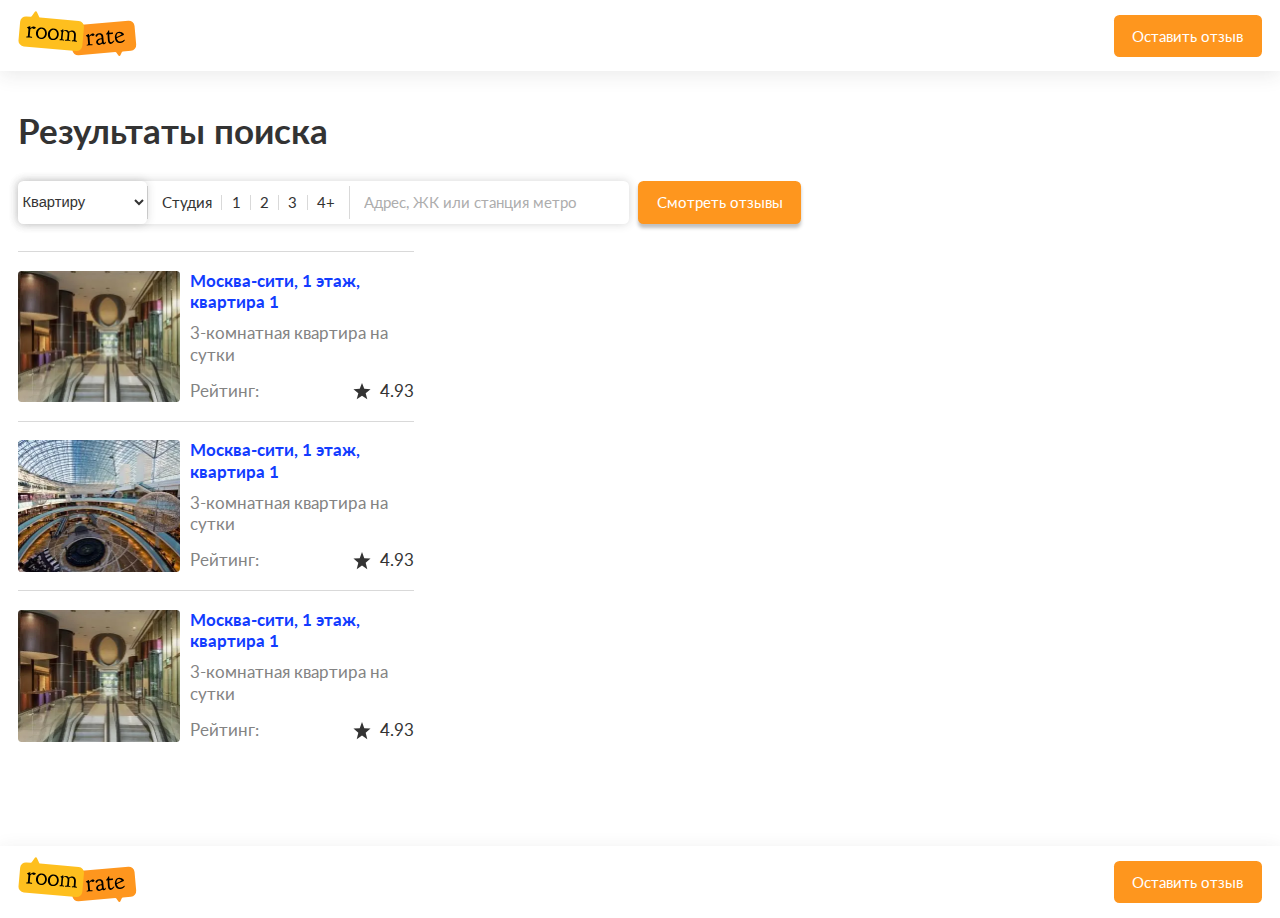
<file: search.html>
<!DOCTYPE html> <html lang="ru">

<head>
    <meta charset="UTF-8">
    <meta name="viewport" content="width=device-width, initial-scale=1.0">
    <meta name="description" content="">
    <meta name="keywords" content="">
    <link rel="stylesheet" href="css/libs.min.css">
    <link rel="stylesheet" href="css/style.min.css">
    <script src="https://api-maps.yandex.ru/2.1/?lang=ru_RU&apikey=9133eb49-3a97-4b2d-90be-6b80a97a5036" type="text/javascript"></script>
    <link rel="icon" href="favicon.ico">
    <link rel="icon" href="img/favicon.svg" type="image/svg+xml">
    <title>Главная</title>
</head>


<body class="page">
    <div class="wrapper">
        <header class="header">
            <div class="container">
    <div class="header__inner">
        <a href="" class="logo header__logo">
            <img src="img/logo2.svg" alt="">
        </a>
        
        <button class="header__btn m-btn m-btn-accent">
            <span>Оставить отзыв</span>
        </button>
        
    </div>
</div>

        </header>
        <main class="content">

            <section class="search">
                <div class="container">
                    <h1 class="search__title display1">
                        Результаты поиска
                    </h1>

                    <div class="filter">
    <div class="filter__fields">
        <fieldset class="filter__type fg">
            <select class="m-select">
                <option selected>Квартиру</option>
                <option>Дом</option>
                <option>Комната</option>
            </select>
        </fieldset>
        <div class="filter__radios">
            <div class="filter__radio">
                <input type="radio" name="size">
                <label>Студия</label>
            </div>
            <div class="filter__radio">
                <input type="radio" name="size">
                <label>1</label>
            </div>
            <div class="filter__radio">
                <input type="radio" name="size">
                <label>2</label>
            </div>
            <div class="filter__radio">
                <input type="radio" name="size">
                <label>3</label>
            </div>
            <div class="filter__radio">
                <input type="radio" name="size">
                <label>4+</label>
            </div>
        </div>
        <fieldset class="filter__address fg">
            <input type="text" placeholder="Адрес, ЖК или станция метро">
        </fieldset>
    </div>
    <button class="filter__btn m-btn m-btn-accent">
        <span>Смотреть отзывы</span>
    </button>
</div>

                    <div class="search__grid">
                        <div class="search__items">
                            <div class="search-card">
    <a href="" class="search-card__img">
        <img src="img/apart.webp" alt="">
    </a>
    <div class="search-card__content">
        <a href="" class="search-card__title text18 secondary-text bold-text">
            Москва-сити, 1 этаж, квартира 1
        </a>
        <div class="search-card__desc text18 gray-text">
            3-комнатная квартира на сутки
        </div>
        <div class="search-card__bottom">
            <div class="text18 gray-text">
                Рейтинг:
            </div>
            <div class="rating-num">
                <img src="img/star.svg" alt="">
                <span class="text18">
                    4.93
                </span>
            </div>
        </div>
    </div>
</div>

                            <div class="search-card">
    <a href="" class="search-card__img">
        <img src="img/apart2.webp" alt="">
    </a>
    <div class="search-card__content">
        <a href="" class="search-card__title text18 secondary-text bold-text">
            Москва-сити, 1 этаж, квартира 1
        </a>
        <div class="search-card__desc text18 gray-text">
            3-комнатная квартира на сутки
        </div>
        <div class="search-card__bottom">
            <div class="text18 gray-text">
                Рейтинг:
            </div>
            <div class="rating-num">
                <img src="img/star.svg" alt="">
                <span class="text18">
                    4.93
                </span>
            </div>
        </div>
    </div>
</div>

                            <div class="search-card">
    <a href="" class="search-card__img">
        <img src="img/apart3.webp" alt="">
    </a>
    <div class="search-card__content">
        <a href="" class="search-card__title text18 secondary-text bold-text">
            Москва-сити, 1 этаж, квартира 1
        </a>
        <div class="search-card__desc text18 gray-text">
            3-комнатная квартира на сутки
        </div>
        <div class="search-card__bottom">
            <div class="text18 gray-text">
                Рейтинг:
            </div>
            <div class="rating-num">
                <img src="img/star.svg" alt="">
                <span class="text18">
                    4.93
                </span>
            </div>
        </div>
    </div>
</div>

                            <div class="search-card">
    <a href="" class="search-card__img">
        <img src="img/apart.webp" alt="">
    </a>
    <div class="search-card__content">
        <a href="" class="search-card__title text18 secondary-text bold-text">
            Москва-сити, 1 этаж, квартира 1
        </a>
        <div class="search-card__desc text18 gray-text">
            3-комнатная квартира на сутки
        </div>
        <div class="search-card__bottom">
            <div class="text18 gray-text">
                Рейтинг:
            </div>
            <div class="rating-num">
                <img src="img/star.svg" alt="">
                <span class="text18">
                    4.93
                </span>
            </div>
        </div>
    </div>
</div>

                            <div class="search-card">
    <a href="" class="search-card__img">
        <img src="img/apart3.webp" alt="">
    </a>
    <div class="search-card__content">
        <a href="" class="search-card__title text18 secondary-text bold-text">
            Москва-сити, 1 этаж, квартира 1
        </a>
        <div class="search-card__desc text18 gray-text">
            3-комнатная квартира на сутки
        </div>
        <div class="search-card__bottom">
            <div class="text18 gray-text">
                Рейтинг:
            </div>
            <div class="rating-num">
                <img src="img/star.svg" alt="">
                <span class="text18">
                    4.93
                </span>
            </div>
        </div>
    </div>
</div>

                        </div>
                        <div class="map"></div>
                    </div>
                </div>
            </section>

        </main>
        <footer class="footer">
            <div class="container">
    <div class="footer__inner">
        <a href="" class="logo header__logo">
            <img src="img/logo2.svg" alt="">
        </a>
        <button class="footer__btn m-btn m-btn-accent">
            <span>Оставить отзыв</span>
        </button>
    </div>
</div>

        </footer>
    </div>

    <script src="js/libs.min.js"></script>
<script src="js/main.min.js"></script>

</body>

</html>
</file>
<file: css/libs.min.css>
@font-face{font-family:'swiper-icons';src:url("data:application/font-woff;charset=utf-8;base64, [base64]//wADZ2x5ZgAAAywAAADMAAAD2MHtryVoZWFkAAABbAAAADAAAAA2E2+eoWhoZWEAAAGcAAAAHwAAACQC9gDzaG10eAAAAigAAAAZAAAArgJkABFsb2NhAAAC0AAAAFoAAABaFQAUGG1heHAAAAG8AAAAHwAAACAAcABAbmFtZQAAA/gAAAE5AAACXvFdBwlwb3N0AAAFNAAAAGIAAACE5s74hXjaY2BkYGAAYpf5Hu/j+W2+MnAzMYDAzaX6QjD6/4//Bxj5GA8AuRwMYGkAPywL13jaY2BkYGA88P8Agx4j+/8fQDYfA1AEBWgDAIB2BOoAeNpjYGRgYNBh4GdgYgABEMnIABJzYNADCQAACWgAsQB42mNgYfzCOIGBlYGB0YcxjYGBwR1Kf2WQZGhhYGBiYGVmgAFGBiQQkOaawtDAoMBQxXjg/wEGPcYDDA4wNUA2CCgwsAAAO4EL6gAAeNpj2M0gyAACqxgGNWBkZ2D4/wMA+xkDdgAAAHjaY2BgYGaAYBkGRgYQiAHyGMF8FgYHIM3DwMHABGQrMOgyWDLEM1T9/w8UBfEMgLzE////P/5//f/V/xv+r4eaAAeMbAxwIUYmIMHEgKYAYjUcsDAwsLKxc3BycfPw8jEQA/[base64]/uznmfPFBNODM2K7MTQ45YEAZqGP81AmGGcF3iPqOop0r1SPTaTbVkfUe4HXj97wYE+yNwWYxwWu4v1ugWHgo3S1XdZEVqWM7ET0cfnLGxWfkgR42o2PvWrDMBSFj/IHLaF0zKjRgdiVMwScNRAoWUoH78Y2icB/yIY09An6AH2Bdu/UB+yxopYshQiEvnvu0dURgDt8QeC8PDw7Fpji3fEA4z/PEJ6YOB5hKh4dj3EvXhxPqH/SKUY3rJ7srZ4FZnh1PMAtPhwP6fl2PMJMPDgeQ4rY8YT6Gzao0eAEA409DuggmTnFnOcSCiEiLMgxCiTI6Cq5DZUd3Qmp10vO0LaLTd2cjN4fOumlc7lUYbSQcZFkutRG7g6JKZKy0RmdLY680CDnEJ+UMkpFFe1RN7nxdVpXrC4aTtnaurOnYercZg2YVmLN/d/gczfEimrE/fs/bOuq29Zmn8tloORaXgZgGa78yO9/cnXm2BpaGvq25Dv9S4E9+5SIc9PqupJKhYFSSl47+Qcr1mYNAAAAeNptw0cKwkAAAMDZJA8Q7OUJvkLsPfZ6zFVERPy8qHh2YER+3i/BP83vIBLLySsoKimrqKqpa2hp6+jq6RsYGhmbmJqZSy0sraxtbO3sHRydnEMU4uR6yx7JJXveP7WrDycAAAAAAAH//wACeNpjYGRgYOABYhkgZgJCZgZNBkYGLQZtIJsFLMYAAAw3ALgAeNolizEKgDAQBCchRbC2sFER0YD6qVQiBCv/H9ezGI6Z5XBAw8CBK/m5iQQVauVbXLnOrMZv2oLdKFa8Pjuru2hJzGabmOSLzNMzvutpB3N42mNgZGBg4GKQYzBhYMxJLMlj4GBgAYow/P/PAJJhLM6sSoWKfWCAAwDAjgbRAAB42mNgYGBkAIIbCZo5IPrmUn0hGA0AO8EFTQAA");font-weight:400;font-style:normal}:root{--swiper-theme-color: #007aff}.swiper{margin-left:auto;margin-right:auto;position:relative;overflow:hidden;list-style:none;padding:0;z-index:1}.swiper-vertical>.swiper-wrapper{flex-direction:column}.swiper-wrapper{position:relative;width:100%;height:100%;z-index:1;display:flex;transition-property:transform;box-sizing:content-box}.swiper-android .swiper-slide,.swiper-wrapper{transform:translate3d(0px, 0, 0)}.swiper-pointer-events{touch-action:pan-y}.swiper-pointer-events.swiper-vertical{touch-action:pan-x}.swiper-slide{flex-shrink:0;width:100%;height:100%;position:relative;transition-property:transform}.swiper-slide-invisible-blank{visibility:hidden}.swiper-autoheight,.swiper-autoheight .swiper-slide{height:auto}.swiper-autoheight .swiper-wrapper{align-items:flex-start;transition-property:transform, height}.swiper-backface-hidden .swiper-slide{transform:translateZ(0);-webkit-backface-visibility:hidden;backface-visibility:hidden}.swiper-3d,.swiper-3d.swiper-css-mode .swiper-wrapper{perspective:1200px}.swiper-3d .swiper-wrapper,.swiper-3d .swiper-slide,.swiper-3d .swiper-slide-shadow,.swiper-3d .swiper-slide-shadow-left,.swiper-3d .swiper-slide-shadow-right,.swiper-3d .swiper-slide-shadow-top,.swiper-3d .swiper-slide-shadow-bottom,.swiper-3d .swiper-cube-shadow{transform-style:preserve-3d}.swiper-3d .swiper-slide-shadow,.swiper-3d .swiper-slide-shadow-left,.swiper-3d .swiper-slide-shadow-right,.swiper-3d .swiper-slide-shadow-top,.swiper-3d .swiper-slide-shadow-bottom{position:absolute;left:0;top:0;width:100%;height:100%;pointer-events:none;z-index:10}.swiper-3d .swiper-slide-shadow{background:rgba(0,0,0,0.15)}.swiper-3d .swiper-slide-shadow-left{background-image:linear-gradient(to left, rgba(0,0,0,0.5), rgba(0,0,0,0))}.swiper-3d .swiper-slide-shadow-right{background-image:linear-gradient(to right, rgba(0,0,0,0.5), rgba(0,0,0,0))}.swiper-3d .swiper-slide-shadow-top{background-image:linear-gradient(to top, rgba(0,0,0,0.5), rgba(0,0,0,0))}.swiper-3d .swiper-slide-shadow-bottom{background-image:linear-gradient(to bottom, rgba(0,0,0,0.5), rgba(0,0,0,0))}.swiper-css-mode>.swiper-wrapper{overflow:auto;scrollbar-width:none;-ms-overflow-style:none}.swiper-css-mode>.swiper-wrapper::-webkit-scrollbar{display:none}.swiper-css-mode>.swiper-wrapper>.swiper-slide{scroll-snap-align:start start}.swiper-horizontal.swiper-css-mode>.swiper-wrapper{scroll-snap-type:x mandatory}.swiper-vertical.swiper-css-mode>.swiper-wrapper{scroll-snap-type:y mandatory}.swiper-centered>.swiper-wrapper::before{content:'';flex-shrink:0;order:9999}.swiper-centered.swiper-horizontal>.swiper-wrapper>.swiper-slide:first-child{margin-inline-start:var(--swiper-centered-offset-before)}.swiper-centered.swiper-horizontal>.swiper-wrapper::before{height:100%;min-height:1px;width:var(--swiper-centered-offset-after)}.swiper-centered.swiper-vertical>.swiper-wrapper>.swiper-slide:first-child{margin-block-start:var(--swiper-centered-offset-before)}.swiper-centered.swiper-vertical>.swiper-wrapper::before{width:100%;min-width:1px;height:var(--swiper-centered-offset-after)}.swiper-centered>.swiper-wrapper>.swiper-slide{scroll-snap-align:center center}.swiper-virtual .swiper-slide{-webkit-backface-visibility:hidden;transform:translateZ(0)}.swiper-virtual.swiper-css-mode .swiper-wrapper::after{content:'';position:absolute;left:0;top:0;pointer-events:none}.swiper-virtual.swiper-css-mode.swiper-horizontal .swiper-wrapper::after{height:1px;width:var(--swiper-virtual-size)}.swiper-virtual.swiper-css-mode.swiper-vertical .swiper-wrapper::after{width:1px;height:var(--swiper-virtual-size)}:root{--swiper-navigation-size: 44px}.swiper-button-prev,.swiper-button-next{position:absolute;top:50%;width:calc(var(--swiper-navigation-size) / 44 * 27);height:var(--swiper-navigation-size);margin-top:calc(0px - (var(--swiper-navigation-size) / 2));z-index:10;cursor:pointer;display:flex;align-items:center;justify-content:center;color:var(--swiper-navigation-color, var(--swiper-theme-color))}.swiper-button-prev.swiper-button-disabled,.swiper-button-next.swiper-button-disabled{opacity:0.35;cursor:auto;pointer-events:none}.swiper-button-prev:after,.swiper-button-next:after{font-family:swiper-icons;font-size:var(--swiper-navigation-size);text-transform:none !important;letter-spacing:0;text-transform:none;font-variant:initial;line-height:1}.swiper-button-prev,.swiper-rtl .swiper-button-next{left:10px;right:auto}.swiper-button-prev:after,.swiper-rtl .swiper-button-next:after{content:'prev'}.swiper-button-next,.swiper-rtl .swiper-button-prev{right:10px;left:auto}.swiper-button-next:after,.swiper-rtl .swiper-button-prev:after{content:'next'}.swiper-button-lock{display:none}.swiper-pagination{position:absolute;text-align:center;transition:300ms opacity;transform:translate3d(0, 0, 0);z-index:10}.swiper-pagination.swiper-pagination-hidden{opacity:0}.swiper-pagination-fraction,.swiper-pagination-custom,.swiper-horizontal>.swiper-pagination-bullets,.swiper-pagination-bullets.swiper-pagination-horizontal{bottom:10px;left:0;width:100%}.swiper-pagination-bullets-dynamic{overflow:hidden;font-size:0}.swiper-pagination-bullets-dynamic .swiper-pagination-bullet{transform:scale(0.33);position:relative}.swiper-pagination-bullets-dynamic .swiper-pagination-bullet-active{transform:scale(1)}.swiper-pagination-bullets-dynamic .swiper-pagination-bullet-active-main{transform:scale(1)}.swiper-pagination-bullets-dynamic .swiper-pagination-bullet-active-prev{transform:scale(0.66)}.swiper-pagination-bullets-dynamic .swiper-pagination-bullet-active-prev-prev{transform:scale(0.33)}.swiper-pagination-bullets-dynamic .swiper-pagination-bullet-active-next{transform:scale(0.66)}.swiper-pagination-bullets-dynamic .swiper-pagination-bullet-active-next-next{transform:scale(0.33)}.swiper-pagination-bullet{width:var(--swiper-pagination-bullet-width, var(--swiper-pagination-bullet-size, 8px));height:var(--swiper-pagination-bullet-height, var(--swiper-pagination-bullet-size, 8px));display:inline-block;border-radius:50%;background:var(--swiper-pagination-bullet-inactive-color, #000);opacity:var(--swiper-pagination-bullet-inactive-opacity, 0.2)}button.swiper-pagination-bullet{border:none;margin:0;padding:0;box-shadow:none;-webkit-appearance:none;appearance:none}.swiper-pagination-clickable .swiper-pagination-bullet{cursor:pointer}.swiper-pagination-bullet:only-child{display:none !important}.swiper-pagination-bullet-active{opacity:var(--swiper-pagination-bullet-opacity, 1);background:var(--swiper-pagination-color, var(--swiper-theme-color))}.swiper-vertical>.swiper-pagination-bullets,.swiper-pagination-vertical.swiper-pagination-bullets{right:10px;top:50%;transform:translate3d(0px, -50%, 0)}.swiper-vertical>.swiper-pagination-bullets .swiper-pagination-bullet,.swiper-pagination-vertical.swiper-pagination-bullets .swiper-pagination-bullet{margin:var(--swiper-pagination-bullet-vertical-gap, 6px) 0;display:block}.swiper-vertical>.swiper-pagination-bullets.swiper-pagination-bullets-dynamic,.swiper-pagination-vertical.swiper-pagination-bullets.swiper-pagination-bullets-dynamic{top:50%;transform:translateY(-50%);width:8px}.swiper-vertical>.swiper-pagination-bullets.swiper-pagination-bullets-dynamic .swiper-pagination-bullet,.swiper-pagination-vertical.swiper-pagination-bullets.swiper-pagination-bullets-dynamic .swiper-pagination-bullet{display:inline-block;transition:200ms transform, 200ms top}.swiper-horizontal>.swiper-pagination-bullets .swiper-pagination-bullet,.swiper-pagination-horizontal.swiper-pagination-bullets .swiper-pagination-bullet{margin:0 var(--swiper-pagination-bullet-horizontal-gap, 4px)}.swiper-horizontal>.swiper-pagination-bullets.swiper-pagination-bullets-dynamic,.swiper-pagination-horizontal.swiper-pagination-bullets.swiper-pagination-bullets-dynamic{left:50%;transform:translateX(-50%);white-space:nowrap}.swiper-horizontal>.swiper-pagination-bullets.swiper-pagination-bullets-dynamic .swiper-pagination-bullet,.swiper-pagination-horizontal.swiper-pagination-bullets.swiper-pagination-bullets-dynamic .swiper-pagination-bullet{transition:200ms transform, 200ms left}.swiper-horizontal.swiper-rtl>.swiper-pagination-bullets-dynamic .swiper-pagination-bullet{transition:200ms transform, 200ms right}.swiper-pagination-progressbar{background:rgba(0,0,0,0.25);position:absolute}.swiper-pagination-progressbar .swiper-pagination-progressbar-fill{background:var(--swiper-pagination-color, var(--swiper-theme-color));position:absolute;left:0;top:0;width:100%;height:100%;transform:scale(0);transform-origin:left top}.swiper-rtl .swiper-pagination-progressbar .swiper-pagination-progressbar-fill{transform-origin:right top}.swiper-horizontal>.swiper-pagination-progressbar,.swiper-pagination-progressbar.swiper-pagination-horizontal,.swiper-vertical>.swiper-pagination-progressbar.swiper-pagination-progressbar-opposite,.swiper-pagination-progressbar.swiper-pagination-vertical.swiper-pagination-progressbar-opposite{width:100%;height:4px;left:0;top:0}.swiper-vertical>.swiper-pagination-progressbar,.swiper-pagination-progressbar.swiper-pagination-vertical,.swiper-horizontal>.swiper-pagination-progressbar.swiper-pagination-progressbar-opposite,.swiper-pagination-progressbar.swiper-pagination-horizontal.swiper-pagination-progressbar-opposite{width:4px;height:100%;left:0;top:0}.swiper-pagination-lock{display:none}.swiper-scrollbar{border-radius:10px;position:relative;-ms-touch-action:none;background:rgba(0,0,0,0.1)}.swiper-horizontal>.swiper-scrollbar{position:absolute;left:1%;bottom:3px;z-index:50;height:5px;width:98%}.swiper-vertical>.swiper-scrollbar{position:absolute;right:3px;top:1%;z-index:50;width:5px;height:98%}.swiper-scrollbar-drag{height:100%;width:100%;position:relative;background:rgba(0,0,0,0.5);border-radius:10px;left:0;top:0}.swiper-scrollbar-cursor-drag{cursor:move}.swiper-scrollbar-lock{display:none}.swiper-zoom-container{width:100%;height:100%;display:flex;justify-content:center;align-items:center;text-align:center}.swiper-zoom-container>img,.swiper-zoom-container>svg,.swiper-zoom-container>canvas{max-width:100%;max-height:100%;object-fit:contain}.swiper-slide-zoomed{cursor:move}.swiper-lazy-preloader{width:42px;height:42px;position:absolute;left:50%;top:50%;margin-left:-21px;margin-top:-21px;z-index:10;transform-origin:50%;box-sizing:border-box;border:4px solid var(--swiper-preloader-color, var(--swiper-theme-color));border-radius:50%;border-top-color:transparent}.swiper-slide-visible .swiper-lazy-preloader{animation:swiper-preloader-spin 1s infinite linear}.swiper-lazy-preloader-white{--swiper-preloader-color: #fff}.swiper-lazy-preloader-black{--swiper-preloader-color: #000}@keyframes swiper-preloader-spin{0%{transform:rotate(0deg)}100%{transform:rotate(360deg)}}.swiper .swiper-notification{position:absolute;left:0;top:0;pointer-events:none;opacity:0;z-index:-1000}.swiper-free-mode>.swiper-wrapper{transition-timing-function:ease-out;margin:0 auto}.swiper-grid>.swiper-wrapper{flex-wrap:wrap}.swiper-grid-column>.swiper-wrapper{flex-wrap:wrap;flex-direction:column}.swiper-fade.swiper-free-mode .swiper-slide{transition-timing-function:ease-out}.swiper-fade .swiper-slide{pointer-events:none;transition-property:opacity}.swiper-fade .swiper-slide .swiper-slide{pointer-events:none}.swiper-fade .swiper-slide-active,.swiper-fade .swiper-slide-active .swiper-slide-active{pointer-events:auto}.swiper-cube{overflow:visible}.swiper-cube .swiper-slide{pointer-events:none;-webkit-backface-visibility:hidden;backface-visibility:hidden;z-index:1;visibility:hidden;transform-origin:0 0;width:100%;height:100%}.swiper-cube .swiper-slide .swiper-slide{pointer-events:none}.swiper-cube.swiper-rtl .swiper-slide{transform-origin:100% 0}.swiper-cube .swiper-slide-active,.swiper-cube .swiper-slide-active .swiper-slide-active{pointer-events:auto}.swiper-cube .swiper-slide-active,.swiper-cube .swiper-slide-next,.swiper-cube .swiper-slide-prev,.swiper-cube .swiper-slide-next+.swiper-slide{pointer-events:auto;visibility:visible}.swiper-cube .swiper-slide-shadow-top,.swiper-cube .swiper-slide-shadow-bottom,.swiper-cube .swiper-slide-shadow-left,.swiper-cube .swiper-slide-shadow-right{z-index:0;-webkit-backface-visibility:hidden;backface-visibility:hidden}.swiper-cube .swiper-cube-shadow{position:absolute;left:0;bottom:0px;width:100%;height:100%;opacity:0.6;z-index:0}.swiper-cube .swiper-cube-shadow:before{content:'';background:#000;position:absolute;left:0;top:0;bottom:0;right:0;filter:blur(50px)}.swiper-flip{overflow:visible}.swiper-flip .swiper-slide{pointer-events:none;-webkit-backface-visibility:hidden;backface-visibility:hidden;z-index:1}.swiper-flip .swiper-slide .swiper-slide{pointer-events:none}.swiper-flip .swiper-slide-active,.swiper-flip .swiper-slide-active .swiper-slide-active{pointer-events:auto}.swiper-flip .swiper-slide-shadow-top,.swiper-flip .swiper-slide-shadow-bottom,.swiper-flip .swiper-slide-shadow-left,.swiper-flip .swiper-slide-shadow-right{z-index:0;-webkit-backface-visibility:hidden;backface-visibility:hidden}.swiper-creative .swiper-slide{-webkit-backface-visibility:hidden;backface-visibility:hidden;overflow:hidden;transition-property:transform, opacity, height}.swiper-cards{overflow:visible}.swiper-cards .swiper-slide{transform-origin:center bottom;-webkit-backface-visibility:hidden;backface-visibility:hidden;overflow:hidden}

.carousel{position:relative;box-sizing:border-box}.carousel *,.carousel *:before,.carousel *:after{box-sizing:inherit}.carousel.is-draggable{cursor:move;cursor:grab}.carousel.is-dragging{cursor:move;cursor:grabbing}.carousel__viewport{position:relative;overflow:hidden;max-width:100%;max-height:100%}.carousel__track{display:flex}.carousel__slide{flex:0 0 auto;width:var(--carousel-slide-width, 60%);max-width:100%;padding:1rem;position:relative;overflow-x:hidden;overflow-y:auto;overscroll-behavior:contain}.has-dots{margin-bottom:calc(0.5rem + 22px)}.carousel__dots{margin:0 auto;padding:0;position:absolute;top:calc(100% + 0.5rem);left:0;right:0;display:flex;justify-content:center;list-style:none;user-select:none}.carousel__dots .carousel__dot{margin:0;padding:0;display:block;position:relative;width:22px;height:22px;cursor:pointer}.carousel__dots .carousel__dot:after{content:"";width:8px;height:8px;border-radius:50%;position:absolute;top:50%;left:50%;transform:translate(-50%, -50%);background-color:currentColor;opacity:.25;transition:opacity .15s ease-in-out}.carousel__dots .carousel__dot.is-selected:after{opacity:1}.carousel__button{width:var(--carousel-button-width, 48px);height:var(--carousel-button-height, 48px);padding:0;border:0;display:flex;justify-content:center;align-items:center;pointer-events:all;cursor:pointer;color:var(--carousel-button-color, currentColor);background:var(--carousel-button-bg, transparent);border-radius:var(--carousel-button-border-radius, 50%);box-shadow:var(--carousel-button-shadow, none);transition:opacity .15s ease}.carousel__button.is-prev,.carousel__button.is-next{position:absolute;top:50%;transform:translateY(-50%)}.carousel__button.is-prev{left:10px}.carousel__button.is-next{right:10px}.carousel__button[disabled]{cursor:default;opacity:.3}.carousel__button svg{width:var(--carousel-button-svg-width, 50%);height:var(--carousel-button-svg-height, 50%);fill:none;stroke:currentColor;stroke-width:var(--carousel-button-svg-stroke-width, 1.5);stroke-linejoin:bevel;stroke-linecap:round;filter:var(--carousel-button-svg-filter, none);pointer-events:none}html.with-fancybox{scroll-behavior:auto}body.compensate-for-scrollbar{overflow:hidden !important;touch-action:none}.fancybox__container{position:fixed;top:0;left:0;bottom:0;right:0;direction:ltr;margin:0;padding:env(safe-area-inset-top, 0px) env(safe-area-inset-right, 0px) env(safe-area-inset-bottom, 0px) env(safe-area-inset-left, 0px);box-sizing:border-box;display:flex;flex-direction:column;color:var(--fancybox-color, #fff);-webkit-tap-highlight-color:rgba(0,0,0,0);overflow:hidden;z-index:1050;outline:none;transform-origin:top left;--carousel-button-width: 48px;--carousel-button-height: 48px;--carousel-button-svg-width: 24px;--carousel-button-svg-height: 24px;--carousel-button-svg-stroke-width: 2.5;--carousel-button-svg-filter: drop-shadow(1px 1px 1px rgba(0, 0, 0, 0.4))}.fancybox__container *,.fancybox__container *::before,.fancybox__container *::after{box-sizing:inherit}.fancybox__container :focus{outline:none}body:not(.is-using-mouse) .fancybox__container :focus{box-shadow:0 0 0 1px #fff,0 0 0 2px var(--fancybox-accent-color, rgba(1,210,232,0.94))}@media all and (min-width: 1024px){.fancybox__container{--carousel-button-width:48px;--carousel-button-height:48px;--carousel-button-svg-width:27px;--carousel-button-svg-height:27px}}.fancybox__backdrop{position:absolute;top:0;right:0;bottom:0;left:0;z-index:-1;background:var(--fancybox-bg, rgba(24,24,27,0.92))}.fancybox__carousel{position:relative;flex:1 1 auto;min-height:0;height:100%;z-index:10}.fancybox__carousel.has-dots{margin-bottom:calc(0.5rem + 22px)}.fancybox__viewport{position:relative;width:100%;height:100%;overflow:visible;cursor:default}.fancybox__track{display:flex;height:100%}.fancybox__slide{flex:0 0 auto;width:100%;max-width:100%;margin:0;padding:48px 8px 8px 8px;position:relative;overscroll-behavior:contain;display:flex;flex-direction:column;outline:0;overflow:auto;--carousel-button-width: 36px;--carousel-button-height: 36px;--carousel-button-svg-width: 22px;--carousel-button-svg-height: 22px}.fancybox__slide::before,.fancybox__slide::after{content:"";flex:0 0 0;margin:auto}@media all and (min-width: 1024px){.fancybox__slide{padding:64px 100px}}.fancybox__content{margin:0 env(safe-area-inset-right, 0px) 0 env(safe-area-inset-left, 0px);padding:36px;color:var(--fancybox-content-color, #374151);background:var(--fancybox-content-bg, #fff);position:relative;align-self:center;display:flex;flex-direction:column;z-index:20}.fancybox__content :focus:not(.carousel__button.is-close){outline:thin dotted;box-shadow:none}.fancybox__caption{align-self:center;max-width:100%;margin:0;padding:1rem 0 0 0;line-height:1.375;color:var(--fancybox-color, currentColor);visibility:visible;cursor:auto;flex-shrink:0;overflow-wrap:anywhere}.is-loading .fancybox__caption{visibility:hidden}.fancybox__container>.carousel__dots{top:100%;color:var(--fancybox-color, #fff)}.fancybox__nav .carousel__button{z-index:40}.fancybox__nav .carousel__button.is-next{right:8px}@media all and (min-width: 1024px){.fancybox__nav .carousel__button.is-next{right:40px}}.fancybox__nav .carousel__button.is-prev{left:8px}@media all and (min-width: 1024px){.fancybox__nav .carousel__button.is-prev{left:40px}}.carousel__button.is-close{position:absolute;top:8px;right:8px;top:calc(env(safe-area-inset-top, 0px) + 8px);right:calc(env(safe-area-inset-right, 0px) + 8px);z-index:40}@media all and (min-width: 1024px){.carousel__button.is-close{right:40px}}.fancybox__content>.carousel__button.is-close{position:absolute;top:-40px;right:0;color:var(--fancybox-color, #fff)}.fancybox__no-click,.fancybox__no-click button{pointer-events:none}.fancybox__spinner{position:absolute;top:50%;left:50%;transform:translate(-50%, -50%);width:50px;height:50px;color:var(--fancybox-color, currentColor)}.fancybox__slide .fancybox__spinner{cursor:pointer;z-index:1053}.fancybox__spinner svg{animation:fancybox-rotate 2s linear infinite;transform-origin:center center;position:absolute;top:0;right:0;bottom:0;left:0;margin:auto;width:100%;height:100%}.fancybox__spinner svg circle{fill:none;stroke-width:2.75;stroke-miterlimit:10;stroke-dasharray:1,200;stroke-dashoffset:0;animation:fancybox-dash 1.5s ease-in-out infinite;stroke-linecap:round;stroke:currentColor}@keyframes fancybox-rotate{100%{transform:rotate(360deg)}}@keyframes fancybox-dash{0%{stroke-dasharray:1,200;stroke-dashoffset:0}50%{stroke-dasharray:89,200;stroke-dashoffset:-35px}100%{stroke-dasharray:89,200;stroke-dashoffset:-124px}}.fancybox__backdrop,.fancybox__caption,.fancybox__nav,.carousel__dots,.carousel__button.is-close{opacity:var(--fancybox-opacity, 1)}.fancybox__container.is-animated[aria-hidden=false] .fancybox__backdrop,.fancybox__container.is-animated[aria-hidden=false] .fancybox__caption,.fancybox__container.is-animated[aria-hidden=false] .fancybox__nav,.fancybox__container.is-animated[aria-hidden=false] .carousel__dots,.fancybox__container.is-animated[aria-hidden=false] .carousel__button.is-close{animation:.15s ease backwards fancybox-fadeIn}.fancybox__container.is-animated.is-closing .fancybox__backdrop,.fancybox__container.is-animated.is-closing .fancybox__caption,.fancybox__container.is-animated.is-closing .fancybox__nav,.fancybox__container.is-animated.is-closing .carousel__dots,.fancybox__container.is-animated.is-closing .carousel__button.is-close{animation:.15s ease both fancybox-fadeOut}.fancybox-fadeIn{animation:.15s ease both fancybox-fadeIn}.fancybox-fadeOut{animation:.1s ease both fancybox-fadeOut}.fancybox-zoomInUp{animation:.2s ease both fancybox-zoomInUp}.fancybox-zoomOutDown{animation:.15s ease both fancybox-zoomOutDown}.fancybox-throwOutUp{animation:.15s ease both fancybox-throwOutUp}.fancybox-throwOutDown{animation:.15s ease both fancybox-throwOutDown}@keyframes fancybox-fadeIn{from{opacity:0}to{opacity:1}}@keyframes fancybox-fadeOut{to{opacity:0}}@keyframes fancybox-zoomInUp{from{transform:scale(0.97) translate3d(0, 16px, 0);opacity:0}to{transform:scale(1) translate3d(0, 0, 0);opacity:1}}@keyframes fancybox-zoomOutDown{to{transform:scale(0.97) translate3d(0, 16px, 0);opacity:0}}@keyframes fancybox-throwOutUp{to{transform:translate3d(0, -30%, 0);opacity:0}}@keyframes fancybox-throwOutDown{to{transform:translate3d(0, 30%, 0);opacity:0}}.fancybox__carousel .carousel__slide{scrollbar-width:thin;scrollbar-color:#ccc rgba(255,255,255,0.1)}.fancybox__carousel .carousel__slide::-webkit-scrollbar{width:8px;height:8px}.fancybox__carousel .carousel__slide::-webkit-scrollbar-track{background-color:rgba(255,255,255,0.1)}.fancybox__carousel .carousel__slide::-webkit-scrollbar-thumb{background-color:#ccc;border-radius:2px;box-shadow:inset 0 0 4px rgba(0,0,0,0.2)}.fancybox__carousel.is-draggable .fancybox__slide,.fancybox__carousel.is-draggable .fancybox__slide .fancybox__content{cursor:move;cursor:grab}.fancybox__carousel.is-dragging .fancybox__slide,.fancybox__carousel.is-dragging .fancybox__slide .fancybox__content{cursor:move;cursor:grabbing}.fancybox__carousel .fancybox__slide .fancybox__content{cursor:auto}.fancybox__carousel .fancybox__slide.can-zoom_in .fancybox__content{cursor:zoom-in}.fancybox__carousel .fancybox__slide.can-zoom_out .fancybox__content{cursor:zoom-out}.fancybox__carousel .fancybox__slide.is-draggable .fancybox__content{cursor:move;cursor:grab}.fancybox__carousel .fancybox__slide.is-dragging .fancybox__content{cursor:move;cursor:grabbing}.fancybox__image{transform-origin:0 0;user-select:none;transition:none}.has-image .fancybox__content{padding:0;background:rgba(0,0,0,0);min-height:1px}.is-closing .has-image .fancybox__content{overflow:visible}.has-image[data-image-fit=contain]{overflow:visible;touch-action:none}.has-image[data-image-fit=contain] .fancybox__content{flex-direction:row;flex-wrap:wrap}.has-image[data-image-fit=contain] .fancybox__image{max-width:100%;max-height:100%;object-fit:contain}.has-image[data-image-fit=contain-w]{overflow-x:hidden;overflow-y:auto}.has-image[data-image-fit=contain-w] .fancybox__content{min-height:auto}.has-image[data-image-fit=contain-w] .fancybox__image{max-width:100%;height:auto}.has-image[data-image-fit=cover]{overflow:visible;touch-action:none}.has-image[data-image-fit=cover] .fancybox__content{width:100%;height:100%}.has-image[data-image-fit=cover] .fancybox__image{width:100%;height:100%;object-fit:cover}.fancybox__carousel .fancybox__slide.has-iframe .fancybox__content,.fancybox__carousel .fancybox__slide.has-map .fancybox__content,.fancybox__carousel .fancybox__slide.has-pdf .fancybox__content,.fancybox__carousel .fancybox__slide.has-video .fancybox__content,.fancybox__carousel .fancybox__slide.has-html5video .fancybox__content{max-width:100%;flex-shrink:1;min-height:1px;overflow:visible}.fancybox__carousel .fancybox__slide.has-iframe .fancybox__content,.fancybox__carousel .fancybox__slide.has-map .fancybox__content,.fancybox__carousel .fancybox__slide.has-pdf .fancybox__content{width:100%;height:80%}.fancybox__carousel .fancybox__slide.has-video .fancybox__content,.fancybox__carousel .fancybox__slide.has-html5video .fancybox__content{width:960px;height:540px;max-width:100%;max-height:100%}.fancybox__carousel .fancybox__slide.has-map .fancybox__content,.fancybox__carousel .fancybox__slide.has-pdf .fancybox__content,.fancybox__carousel .fancybox__slide.has-video .fancybox__content,.fancybox__carousel .fancybox__slide.has-html5video .fancybox__content{padding:0;background:rgba(24,24,27,0.9);color:#fff}.fancybox__carousel .fancybox__slide.has-map .fancybox__content{background:#e5e3df}.fancybox__html5video,.fancybox__iframe{border:0;display:block;height:100%;width:100%;background:rgba(0,0,0,0)}.fancybox-placeholder{position:absolute;width:1px;height:1px;padding:0;margin:-1px;overflow:hidden;clip:rect(0, 0, 0, 0);white-space:nowrap;border-width:0}.fancybox__thumbs{flex:0 0 auto;position:relative;padding:0px 3px;opacity:var(--fancybox-opacity, 1)}.fancybox__container.is-animated[aria-hidden=false] .fancybox__thumbs{animation:.15s ease-in backwards fancybox-fadeIn}.fancybox__container.is-animated.is-closing .fancybox__thumbs{opacity:0}.fancybox__thumbs .carousel__slide{flex:0 0 auto;width:var(--fancybox-thumbs-width, 96px);margin:0;padding:8px 3px;box-sizing:content-box;display:flex;align-items:center;justify-content:center;overflow:visible;cursor:pointer}.fancybox__thumbs .carousel__slide .fancybox__thumb::after{content:"";position:absolute;top:0;left:0;right:0;bottom:0;border-width:5px;border-style:solid;border-color:var(--fancybox-accent-color, rgba(34,213,233,0.96));opacity:0;transition:opacity .15s ease;border-radius:var(--fancybox-thumbs-border-radius, 4px)}.fancybox__thumbs .carousel__slide.is-nav-selected .fancybox__thumb::after{opacity:.92}.fancybox__thumbs .carousel__slide>*{pointer-events:none;user-select:none}.fancybox__thumb{position:relative;width:100%;padding-top:calc(100%/(var(--fancybox-thumbs-ratio, 1.5)));background-size:cover;background-position:center center;background-color:rgba(255,255,255,0.1);background-repeat:no-repeat;border-radius:var(--fancybox-thumbs-border-radius, 4px)}.fancybox__toolbar{position:absolute;top:0;right:0;left:0;z-index:20;background:linear-gradient(to top, rgba(0,0,0,0) 0%, rgba(0,0,0,0.006) 8.1%, rgba(0,0,0,0.021) 15.5%, rgba(0,0,0,0.046) 22.5%, rgba(0,0,0,0.077) 29%, rgba(0,0,0,0.114) 35.3%, rgba(0,0,0,0.155) 41.2%, rgba(0,0,0,0.198) 47.1%, rgba(0,0,0,0.242) 52.9%, rgba(0,0,0,0.285) 58.8%, rgba(0,0,0,0.326) 64.7%, rgba(0,0,0,0.363) 71%, rgba(0,0,0,0.394) 77.5%, rgba(0,0,0,0.419) 84.5%, rgba(0,0,0,0.434) 91.9%, rgba(0,0,0,0.44) 100%);padding:0;touch-action:none;display:flex;justify-content:space-between;--carousel-button-svg-width: 20px;--carousel-button-svg-height: 20px;opacity:var(--fancybox-opacity, 1);text-shadow:var(--fancybox-toolbar-text-shadow, 1px 1px 1px rgba(0,0,0,0.4))}@media all and (min-width: 1024px){.fancybox__toolbar{padding:8px}}.fancybox__container.is-animated[aria-hidden=false] .fancybox__toolbar{animation:.15s ease-in backwards fancybox-fadeIn}.fancybox__container.is-animated.is-closing .fancybox__toolbar{opacity:0}.fancybox__toolbar__items{display:flex}.fancybox__toolbar__items--left{margin-right:auto}.fancybox__toolbar__items--center{position:absolute;left:50%;transform:translateX(-50%)}.fancybox__toolbar__items--right{margin-left:auto}@media (max-width: 640px){.fancybox__toolbar__items--center:not(:last-child){display:none}}.fancybox__counter{min-width:72px;padding:0 10px;line-height:var(--carousel-button-height, 48px);text-align:center;font-size:17px;font-variant-numeric:tabular-nums;-webkit-font-smoothing:subpixel-antialiased}.fancybox__progress{background:var(--fancybox-accent-color, rgba(34,213,233,0.96));height:3px;left:0;position:absolute;right:0;top:0;transform:scaleX(0);transform-origin:0;transition-property:transform;transition-timing-function:linear;z-index:30;user-select:none}.fancybox__container:fullscreen::backdrop{opacity:0}.fancybox__button--fullscreen g:nth-child(2){display:none}.fancybox__container:fullscreen .fancybox__button--fullscreen g:nth-child(1){display:none}.fancybox__container:fullscreen .fancybox__button--fullscreen g:nth-child(2){display:block}.fancybox__button--slideshow g:nth-child(2){display:none}.fancybox__container.has-slideshow .fancybox__button--slideshow g:nth-child(1){display:none}.fancybox__container.has-slideshow .fancybox__button--slideshow g:nth-child(2){display:block}

.nice-select{-webkit-tap-highlight-color:transparent;background-color:#fff;border-radius:5px;border:solid 1px #e8e8e8;-webkit-box-sizing:border-box;box-sizing:border-box;cursor:pointer;display:block;float:left;font-family:inherit;font-size:14px;font-weight:normal;height:42px;line-height:40px;outline:none;padding-left:18px;padding-right:30px;position:relative;text-align:left !important;-webkit-transition:all 0.2s ease-in-out;transition:all 0.2s ease-in-out;-webkit-user-select:none;-moz-user-select:none;-ms-user-select:none;user-select:none;white-space:nowrap;width:auto;background:#ffffff !important;padding:0 10px;font-size:13px;color:#212121;height:22px;line-height:22px;background:#ffffff !important;border:1px solid #e0e0e0;width:142px;font-weight:300}.ncatlist .ncatfilterselect .nice-select,.cartselect.nice-select{width:100%}.shoplist .shoplist-menu .nice-select{width:380px;height:52px;border:1px solid #e0e0e0;border-radius:3px;line-height:52px;padding:0 15px;color:#cccccc}.shoplist .shoplist-menu .nice-select:after{background:url(../images/seldropblack.png) no-repeat;content:"";position:absolute;z-index:1;right:15px;top:50%;width:13px;height:13px;display:block;margin-top:-7px;-webkit-transform:rotate(0deg);transform:rotate(0deg)}.shoplist .shoplist-menu .nice-select.open:after{-webkit-transform:rotate(-180deg);transform:rotate(-180deg)}.nice-select:hover{border-color:#dbdbdb}.nice-select:active,.nice-select.open,.nice-select:focus{border-color:#999}.nice-select:after{content:"";position:absolute;z-index:7;top:2px;right:10px;width:8px;height:16px;cursor:pointer;-webkit-transform:rotate(-90deg);transform:rotate(-90deg);-webkit-transition:all 0.3s;transition:all 0.3s;background-size:4px auto}.nice-select.open:after{-webkit-transform:rotate(-270deg);transform:rotate(-270deg)}.nice-select.open .list{opacity:1;pointer-events:auto;-webkit-transform:scale(1) translateY(0);transform:scale(1) translateY(0)}.nice-select.disabled{border-color:#ededed;color:#999;pointer-events:none}.nice-select.disabled:after{border-color:#cccccc}.nice-select.wide{width:100%}.nice-select.wide .list{left:0 !important;right:0 !important}.nice-select.right{float:right}.nice-select.right .list{left:auto;right:0}.nice-select.small{font-size:12px;height:36px;line-height:34px}.nice-select.small:after{height:4px;width:4px}.nice-select.small .option{line-height:34px;min-height:34px}.nice-select .list{background-color:#fff;border-radius:5px;-webkit-box-shadow:0 0 0 1px rgba(68,68,68,0.11);box-shadow:0 0 0 1px rgba(68,68,68,0.11);-webkit-box-sizing:border-box;box-sizing:border-box;margin-top:4px;opacity:0;overflow:hidden;padding:0;pointer-events:none;position:absolute;top:100%;left:0;width:100%;-webkit-transition:all 0.2s cubic-bezier(0.5, 0, 0, 1.25),opacity 0.15s ease-out;transition:all 0.2s cubic-bezier(0.5, 0, 0, 1.25),opacity 0.15s ease-out;z-index:9}.nice-select .option{cursor:pointer;font-weight:400;list-style:none;outline:none;padding-left:18px;padding-right:29px;padding:6px 10px;font-size:12px;line-height:1;border-top:1px dotted #e0e0e0;text-align:left;-webkit-transition:all 0.2s;transition:all 0.2s}.nice-select .option:hover,.nice-select .option.focus,.nice-select .option.selected.focus{background-color:#f6f6f6}.nice-select .option.selected{font-weight:bold;width:100%}.nice-select .option.disabled{background-color:transparent;cursor:default}.no-csspointerevents .nice-select .list{display:none}.no-csspointerevents .nice-select.open .list{display:block}.cartFormBuy .nice-select,.cartFormBuy .cartselect{height:40px;line-height:40px;margin-bottom:30px}.cartFormBuy .nice-select:after{top:12px}.cartwrap .cartFormWrap .cartFormBuy .tabcart .cartselect.mt20 .nice-select{height:40px;line-height:40px;margin-bottom:30px}.cartwrap .cartFormWrap .cartFormBuy .tabcart .cartselect.mt20 .nice-select:after{top:12px}

.air-datepicker-cell.-year-.-other-decade-,.air-datepicker-cell.-day-.-other-month-{color:var(--adp-color-other-month)}.air-datepicker-cell.-year-.-other-decade-:hover,.air-datepicker-cell.-day-.-other-month-:hover{color:var(--adp-color-other-month-hover)}.-disabled-.-focus-.air-datepicker-cell.-year-.-other-decade-,.-disabled-.-focus-.air-datepicker-cell.-day-.-other-month-{color:var(--adp-color-other-month)}.-selected-.air-datepicker-cell.-year-.-other-decade-,.-selected-.air-datepicker-cell.-day-.-other-month-{color:#fff;background:var(--adp-background-color-selected-other-month)}.-selected-.-focus-.air-datepicker-cell.-year-.-other-decade-,.-selected-.-focus-.air-datepicker-cell.-day-.-other-month-{background:var(--adp-background-color-selected-other-month-focused)}.-in-range-.air-datepicker-cell.-year-.-other-decade-,.-in-range-.air-datepicker-cell.-day-.-other-month-{background-color:var(--adp-background-color-in-range);color:var(--adp-color)}.-in-range-.-focus-.air-datepicker-cell.-year-.-other-decade-,.-in-range-.-focus-.air-datepicker-cell.-day-.-other-month-{background-color:var(--adp-background-color-in-range-focused)}.air-datepicker-cell.-year-.-other-decade-:empty,.air-datepicker-cell.-day-.-other-month-:empty{background:none;border:none}.air-datepicker-cell{border-radius:var(--adp-cell-border-radius);box-sizing:border-box;cursor:pointer;display:flex;position:relative;align-items:center;justify-content:center;z-index:1}.air-datepicker-cell.-focus-{background:var(--adp-cell-background-color-hover)}.air-datepicker-cell.-current-{color:var(--adp-color-current-date)}.air-datepicker-cell.-current-.-focus-{color:var(--adp-color)}.air-datepicker-cell.-current-.-in-range-{color:var(--adp-color-current-date)}.air-datepicker-cell.-disabled-{cursor:default;color:var(--adp-color-disabled)}.air-datepicker-cell.-disabled-.-focus-{color:var(--adp-color-disabled)}.air-datepicker-cell.-disabled-.-in-range-{color:var(--adp-color-disabled-in-range)}.air-datepicker-cell.-disabled-.-current-.-focus-{color:var(--adp-color-disabled)}.air-datepicker-cell.-in-range-{background:var(--adp-cell-background-color-in-range);border-radius:0}.air-datepicker-cell.-in-range-:hover{background:var(--adp-cell-background-color-in-range-hover)}.air-datepicker-cell.-range-from-{border:1px solid var(--adp-cell-border-color-in-range);background-color:var(--adp-cell-background-color-in-range);border-radius:var(--adp-cell-border-radius) 0 0 var(--adp-cell-border-radius)}.air-datepicker-cell.-range-to-{border:1px solid var(--adp-cell-border-color-in-range);background-color:var(--adp-cell-background-color-in-range);border-radius:0 var(--adp-cell-border-radius) var(--adp-cell-border-radius) 0}.air-datepicker-cell.-range-to-.-range-from-{border-radius:var(--adp-cell-border-radius)}.air-datepicker-cell.-selected-{color:#fff;border:none;background:var(--adp-cell-background-color-selected)}.air-datepicker-cell.-selected-.-current-{color:#fff;background:var(--adp-cell-background-color-selected)}.air-datepicker-cell.-selected-.-focus-{background:var(--adp-cell-background-color-selected-hover)}.air-datepicker-body{transition:all var(--adp-transition-duration) var(--adp-transition-ease)}.air-datepicker-body.-hidden-{display:none}.air-datepicker-body--day-names{display:grid;grid-template-columns:repeat(7, var(--adp-day-cell-width));margin:8px 0 3px}.air-datepicker-body--day-name{color:var(--adp-day-name-color);display:flex;align-items:center;justify-content:center;flex:1;text-align:center;text-transform:uppercase;font-size:.8em}.air-datepicker-body--day-name.-clickable-{cursor:pointer}.air-datepicker-body--day-name.-clickable-:hover{color:var(--adp-day-name-color-hover)}.air-datepicker-body--cells{display:grid}.air-datepicker-body--cells.-days-{grid-template-columns:repeat(7, var(--adp-day-cell-width));grid-auto-rows:var(--adp-day-cell-height)}.air-datepicker-body--cells.-months-{grid-template-columns:repeat(3, 1fr);grid-auto-rows:var(--adp-month-cell-height)}.air-datepicker-body--cells.-years-{grid-template-columns:repeat(4, 1fr);grid-auto-rows:var(--adp-year-cell-height)}.air-datepicker-nav{display:flex;justify-content:space-between;border-bottom:1px solid var(--adp-border-color-inner);min-height:var(--adp-nav-height);padding:var(--adp-padding);box-sizing:content-box}.-only-timepicker- .air-datepicker-nav{display:none}.air-datepicker-nav--title,.air-datepicker-nav--action{display:flex;cursor:pointer;align-items:center;justify-content:center}.air-datepicker-nav--action{width:var(--adp-nav-action-size);border-radius:var(--adp-border-radius);-webkit-user-select:none;-moz-user-select:none;user-select:none}.air-datepicker-nav--action:hover{background:var(--adp-background-color-hover)}.air-datepicker-nav--action:active{background:var(--adp-background-color-active)}.air-datepicker-nav--action.-disabled-{visibility:hidden}.air-datepicker-nav--action svg{width:32px;height:32px}.air-datepicker-nav--action path{fill:none;stroke:var(--adp-nav-arrow-color);stroke-width:2px}.air-datepicker-nav--title{border-radius:var(--adp-border-radius);padding:0 8px}.air-datepicker-nav--title i{font-style:normal;color:var(--adp-nav-color-secondary);margin-left:.3em}.air-datepicker-nav--title:hover{background:var(--adp-background-color-hover)}.air-datepicker-nav--title:active{background:var(--adp-background-color-active)}.air-datepicker-nav--title.-disabled-{cursor:default;background:none}.air-datepicker-buttons{display:grid;grid-auto-columns:1fr;grid-auto-flow:column}.air-datepicker-button{display:inline-flex;color:var(--adp-btn-color);border-radius:var(--adp-btn-border-radius);cursor:pointer;height:var(--adp-btn-height);border:none;background:rgba(255,255,255,0)}.air-datepicker-button:hover{color:var(--adp-btn-color-hover);background:var(--adp-btn-background-color-hover)}.air-datepicker-button:focus{color:var(--adp-btn-color-hover);background:var(--adp-btn-background-color-hover);outline:none}.air-datepicker-button:active{background:var(--adp-btn-background-color-active)}.air-datepicker-button span{outline:none;display:flex;align-items:center;justify-content:center;width:100%;height:100%}.air-datepicker-time{display:grid;grid-template-columns:max-content 1fr;grid-column-gap:12px;align-items:center;position:relative;padding:0 var(--adp-time-padding-inner)}.-only-timepicker- .air-datepicker-time{border-top:none}.air-datepicker-time--current{display:flex;align-items:center;flex:1;font-size:14px;text-align:center}.air-datepicker-time--current-colon{margin:0 2px 3px;line-height:1}.air-datepicker-time--current-hours,.air-datepicker-time--current-minutes{line-height:1;font-size:19px;font-family:"Century Gothic", CenturyGothic, AppleGothic, sans-serif;position:relative;z-index:1}.air-datepicker-time--current-hours:after,.air-datepicker-time--current-minutes:after{content:"";background:var(--adp-background-color-hover);border-radius:var(--adp-border-radius);position:absolute;left:-2px;top:-3px;right:-2px;bottom:-2px;z-index:-1;opacity:0}.air-datepicker-time--current-hours.-focus-:after,.air-datepicker-time--current-minutes.-focus-:after{opacity:1}.air-datepicker-time--current-ampm{text-transform:uppercase;align-self:flex-end;color:var(--adp-time-day-period-color);margin-left:6px;font-size:11px;margin-bottom:1px}.air-datepicker-time--row{display:flex;align-items:center;font-size:11px;height:17px;background:linear-gradient(to right, var(--adp-time-track-color), var(--adp-time-track-color)) left 50%/100% var(--adp-time-track-height) no-repeat}.air-datepicker-time--row:first-child{margin-bottom:4px}.air-datepicker-time--row input[type=range]{background:none;cursor:pointer;flex:1;height:100%;width:100%;padding:0;margin:0;-webkit-appearance:none}.air-datepicker-time--row input[type=range]::-webkit-slider-thumb{-webkit-appearance:none}.air-datepicker-time--row input[type=range]::-ms-tooltip{display:none}.air-datepicker-time--row input[type=range]:hover::-webkit-slider-thumb{border-color:var(--adp-time-track-color-hover)}.air-datepicker-time--row input[type=range]:hover::-moz-range-thumb{border-color:var(--adp-time-track-color-hover)}.air-datepicker-time--row input[type=range]:hover::-ms-thumb{border-color:var(--adp-time-track-color-hover)}.air-datepicker-time--row input[type=range]:focus{outline:none}.air-datepicker-time--row input[type=range]:focus::-webkit-slider-thumb{background:var(--adp-cell-background-color-selected);border-color:var(--adp-cell-background-color-selected)}.air-datepicker-time--row input[type=range]:focus::-moz-range-thumb{background:var(--adp-cell-background-color-selected);border-color:var(--adp-cell-background-color-selected)}.air-datepicker-time--row input[type=range]:focus::-ms-thumb{background:var(--adp-cell-background-color-selected);border-color:var(--adp-cell-background-color-selected)}.air-datepicker-time--row input[type=range]::-webkit-slider-thumb{box-sizing:border-box;height:12px;width:12px;border-radius:3px;border:1px solid var(--adp-time-track-color);background:#fff;cursor:pointer;-webkit-transition:background var(--adp-transition-duration);transition:background var(--adp-transition-duration)}.air-datepicker-time--row input[type=range]::-moz-range-thumb{box-sizing:border-box;height:12px;width:12px;border-radius:3px;border:1px solid var(--adp-time-track-color);background:#fff;cursor:pointer;-moz-transition:background var(--adp-transition-duration);transition:background var(--adp-transition-duration)}.air-datepicker-time--row input[type=range]::-ms-thumb{box-sizing:border-box;height:12px;width:12px;border-radius:3px;border:1px solid var(--adp-time-track-color);background:#fff;cursor:pointer;-ms-transition:background var(--adp-transition-duration);transition:background var(--adp-transition-duration)}.air-datepicker-time--row input[type=range]::-webkit-slider-thumb{margin-top:calc(var(--adp-time-thumb-size)/2*-1)}.air-datepicker-time--row input[type=range]::-webkit-slider-runnable-track{border:none;height:var(--adp-time-track-height);cursor:pointer;color:rgba(0,0,0,0);background:rgba(0,0,0,0)}.air-datepicker-time--row input[type=range]::-moz-range-track{border:none;height:var(--adp-time-track-height);cursor:pointer;color:rgba(0,0,0,0);background:rgba(0,0,0,0)}.air-datepicker-time--row input[type=range]::-ms-track{border:none;height:var(--adp-time-track-height);cursor:pointer;color:rgba(0,0,0,0);background:rgba(0,0,0,0)}.air-datepicker-time--row input[type=range]::-ms-fill-lower{background:rgba(0,0,0,0)}.air-datepicker-time--row input[type=range]::-ms-fill-upper{background:rgba(0,0,0,0)}.air-datepicker{--adp-font-family: -apple-system, BlinkMacSystemFont, "Segoe UI", Roboto, Helvetica, Arial, sans-serif, "Apple Color Emoji", "Segoe UI Emoji", "Segoe UI Symbol";--adp-font-size: 14px;--adp-width: 246px;--adp-z-index: 100;--adp-padding: 4px;--adp-grid-areas: "nav" "body" "timepicker" "buttons";--adp-transition-duration: .3s;--adp-transition-ease: ease-out;--adp-transition-offset: 8px;--adp-background-color: #fff;--adp-background-color-hover: #f0f0f0;--adp-background-color-active: #eaeaea;--adp-background-color-in-range: rgba(92, 196, 239, .1);--adp-background-color-in-range-focused: rgba(92, 196, 239, .2);--adp-background-color-selected-other-month-focused: #8ad5f4;--adp-background-color-selected-other-month: #a2ddf6;--adp-color: #4a4a4a;--adp-color-secondary: #9c9c9c;--adp-accent-color: #B36FDE;--adp-color-current-date: var(--adp-accent-color);--adp-color-other-month: #dedede;--adp-color-disabled: #aeaeae;--adp-color-disabled-in-range: #939393;--adp-color-other-month-hover: #c5c5c5;--adp-border-color: #dbdbdb;--adp-border-color-inner: #efefef;--adp-border-radius: 4px;--adp-border-color-inline: #d7d7d7;--adp-nav-height: 32px;--adp-nav-arrow-color: var(--adp-color-secondary);--adp-nav-action-size: 32px;--adp-nav-color-secondary: var(--adp-color-secondary);--adp-day-name-color: #B36FDE;--adp-day-name-color-hover: #8ad5f4;--adp-day-cell-width: 1fr;--adp-day-cell-height: 32px;--adp-month-cell-height: 42px;--adp-year-cell-height: 56px;--adp-pointer-size: 10px;--adp-poiner-border-radius: 2px;--adp-pointer-offset: 14px;--adp-cell-border-radius: 4px;--adp-cell-background-color-hover: var(--adp-background-color-hover);--adp-cell-background-color-selected: #B36FDE;--adp-cell-background-color-selected-hover: #AEA8A5;--adp-cell-background-color-in-range: rgba(92, 196, 239, 0.1);--adp-cell-background-color-in-range-hover: rgba(92, 196, 239, 0.2);--adp-cell-border-color-in-range: var(--adp-cell-background-color-selected);--adp-btn-height: 32px;--adp-btn-color: var(--adp-accent-color);--adp-btn-color-hover: var(--adp-color);--adp-btn-border-radius: var(--adp-border-radius);--adp-btn-background-color-hover: var(--adp-background-color-hover);--adp-btn-background-color-active: var(--adp-background-color-active);--adp-time-track-height: 1px;--adp-time-track-color: #dedede;--adp-time-track-color-hover: #b1b1b1;--adp-time-thumb-size: 12px;--adp-time-padding-inner: 10px;--adp-time-day-period-color: var(--adp-color-secondary);--adp-mobile-font-size: 16px;--adp-mobile-nav-height: 40px;--adp-mobile-width: 320px;--adp-mobile-day-cell-height: 38px;--adp-mobile-month-cell-height: 48px;--adp-mobile-year-cell-height: 64px
}.air-datepicker-overlay{--adp-overlay-background-color: rgba(0, 0, 0, .3);--adp-overlay-transition-duration: .3s;--adp-overlay-transition-ease: ease-out;--adp-overlay-z-index: 99
}.air-datepicker{background:var(--adp-background-color);border:1px solid var(--adp-border-color);box-shadow:0 4px 12px rgba(0,0,0,0.15);border-radius:var(--adp-border-radius);box-sizing:content-box;display:grid;grid-template-columns:1fr;grid-template-rows:repeat(4, max-content);grid-template-areas:var(--adp-grid-areas);font-family:var(--adp-font-family),sans-serif;font-size:var(--adp-font-size);color:var(--adp-color);width:var(--adp-width);position:absolute;transition:opacity var(--adp-transition-duration) var(--adp-transition-ease),transform var(--adp-transition-duration) var(--adp-transition-ease);z-index:var(--adp-z-index)}.air-datepicker:not(.-custom-position-){opacity:0}.air-datepicker.-from-top-{transform:translateY(calc(var(--adp-transition-offset) * -1))}.air-datepicker.-from-right-{transform:translateX(var(--adp-transition-offset))}.air-datepicker.-from-bottom-{transform:translateY(var(--adp-transition-offset))}.air-datepicker.-from-left-{transform:translateX(calc(var(--adp-transition-offset) * -1))}.air-datepicker.-active-:not(.-custom-position-){transform:translate(0, 0);opacity:1}.air-datepicker.-active-.-custom-position-{transition:none}.air-datepicker.-inline-{border-color:var(--adp-border-color-inline);box-shadow:none;position:static;left:auto;right:auto;opacity:1;transform:none}.air-datepicker.-inline- .air-datepicker--pointer{display:none}.air-datepicker.-is-mobile-{--adp-font-size: var(--adp-mobile-font-size);--adp-day-cell-height: var(--adp-mobile-day-cell-height);--adp-month-cell-height: var(--adp-mobile-month-cell-height);--adp-year-cell-height: var(--adp-mobile-year-cell-height);--adp-nav-height: var(--adp-mobile-nav-height);--adp-nav-action-size: var(--adp-mobile-nav-height);position:fixed;width:var(--adp-mobile-width);border:none}.air-datepicker.-is-mobile- *{-webkit-tap-highlight-color:rgba(0,0,0,0)}.air-datepicker.-is-mobile- .air-datepicker--pointer{display:none}.air-datepicker.-is-mobile-:not(.-custom-position-){transform:translate(-50%, calc(-50% + var(--adp-transition-offset)))}.air-datepicker.-is-mobile-.-active-:not(.-custom-position-){transform:translate(-50%, -50%)}.air-datepicker.-custom-position-{transition:none}.air-datepicker-global-container{position:absolute;left:0;top:0}.air-datepicker--pointer{--pointer-half-size: calc(var(--adp-pointer-size) / 2);position:absolute;width:var(--adp-pointer-size);height:var(--adp-pointer-size);z-index:-1}.air-datepicker--pointer:after{content:"";position:absolute;background:#fff;border-top:1px solid var(--adp-border-color-inline);border-right:1px solid var(--adp-border-color-inline);border-top-right-radius:var(--adp-poiner-border-radius);width:var(--adp-pointer-size);height:var(--adp-pointer-size);box-sizing:border-box}.-top-left- .air-datepicker--pointer,.-top-center- .air-datepicker--pointer,.-top-right- .air-datepicker--pointer,[data-popper-placement^=top] .air-datepicker--pointer{top:calc(100% - var(--pointer-half-size) + 1px)}.-top-left- .air-datepicker--pointer:after,.-top-center- .air-datepicker--pointer:after,.-top-right- .air-datepicker--pointer:after,[data-popper-placement^=top] .air-datepicker--pointer:after{transform:rotate(135deg)}.-right-top- .air-datepicker--pointer,.-right-center- .air-datepicker--pointer,.-right-bottom- .air-datepicker--pointer,[data-popper-placement^=right] .air-datepicker--pointer{right:calc(100% - var(--pointer-half-size) + 1px)}.-right-top- .air-datepicker--pointer:after,.-right-center- .air-datepicker--pointer:after,.-right-bottom- .air-datepicker--pointer:after,[data-popper-placement^=right] .air-datepicker--pointer:after{transform:rotate(225deg)}.-bottom-left- .air-datepicker--pointer,.-bottom-center- .air-datepicker--pointer,.-bottom-right- .air-datepicker--pointer,[data-popper-placement^=bottom] .air-datepicker--pointer{bottom:calc(100% - var(--pointer-half-size) + 1px)}.-bottom-left- .air-datepicker--pointer:after,.-bottom-center- .air-datepicker--pointer:after,.-bottom-right- .air-datepicker--pointer:after,[data-popper-placement^=bottom] .air-datepicker--pointer:after{transform:rotate(315deg)}.-left-top- .air-datepicker--pointer,.-left-center- .air-datepicker--pointer,.-left-bottom- .air-datepicker--pointer,[data-popper-placement^=left] .air-datepicker--pointer{left:calc(100% - var(--pointer-half-size) + 1px)}.-left-top- .air-datepicker--pointer:after,.-left-center- .air-datepicker--pointer:after,.-left-bottom- .air-datepicker--pointer:after,[data-popper-placement^=left] .air-datepicker--pointer:after{transform:rotate(45deg)}.-top-left- .air-datepicker--pointer,.-bottom-left- .air-datepicker--pointer{left:var(--adp-pointer-offset)}.-top-right- .air-datepicker--pointer,.-bottom-right- .air-datepicker--pointer{right:var(--adp-pointer-offset)}.-top-center- .air-datepicker--pointer,.-bottom-center- .air-datepicker--pointer{left:calc(50% - var(--adp-pointer-size)/2)}.-left-top- .air-datepicker--pointer,.-right-top- .air-datepicker--pointer{top:var(--adp-pointer-offset)}.-left-bottom- .air-datepicker--pointer,.-right-bottom- .air-datepicker--pointer{bottom:var(--adp-pointer-offset)}.-left-center- .air-datepicker--pointer,.-right-center- .air-datepicker--pointer{top:calc(50% - var(--adp-pointer-size)/2)}.air-datepicker--navigation{grid-area:nav}.air-datepicker--content{box-sizing:content-box;padding:var(--adp-padding);grid-area:body}.-only-timepicker- .air-datepicker--content{display:none}.air-datepicker--time{grid-area:timepicker}.air-datepicker--buttons{grid-area:buttons}.air-datepicker--buttons,.air-datepicker--time{padding:var(--adp-padding);border-top:1px solid var(--adp-border-color-inner)}.air-datepicker-overlay{position:fixed;background:var(--adp-overlay-background-color);left:0;top:0;width:0;height:0;opacity:0;transition:opacity var(--adp-overlay-transition-duration) var(--adp-overlay-transition-ease),left 0s,height 0s,width 0s;transition-delay:0s,var(--adp-overlay-transition-duration),var(--adp-overlay-transition-duration),var(--adp-overlay-transition-duration);z-index:var(--adp-overlay-z-index)}.air-datepicker-overlay.-active-{opacity:1;width:100%;height:100%;transition:opacity var(--adp-overlay-transition-duration) var(--adp-overlay-transition-ease),height 0s,width 0s}

/*# sourceMappingURL=../sourcemaps/libs.min.css.map */
</file>
<file: css/style.min.css>
@font-face{font-family:Lato;src:url(../fonts/Lato-Regular.ttf) format("ttf"),url(../fonts/Lato-Regular.woff2) format("woff2"),url(../fonts/Lato-Regular.woff) format("woff"),url(../fonts/Lato-Regular.eot) format("eot");font-weight:400;font-style:normal;font-display:swap}@font-face{font-family:Lato;src:url(../fonts/Lato-Bold.ttf) format("ttf"),url(../fonts/Lato-Bold.woff2) format("woff2"),url(../fonts/Lato-Bold.woff) format("woff"),url(../fonts/Lato-Bold.eot) format("eot");font-weight:700;font-style:normal;font-display:swap}*,::after,::before{margin:0;padding:0;-webkit-box-sizing:border-box;box-sizing:border-box;-webkit-font-smoothing:antialiased!important;-webkit-tap-highlight-color:transparent;outline:0!important}h1,h2,h3,h4,h5,h6{font-weight:400;font-size:1em}a,body,div,form,h1,h2,h3,h4,h5,li,p,ul{margin:0;padding:0;border:0;text-decoration:none;line-height:1}button,input,textarea{outline:0!important;-webkit-transition:.125s;-o-transition:.125s;transition:.125s;font-family:inherit}input:active,input[type=checkbox]:focus,input[type=file]:focus,input[type=radio]:focus,input[type=text]:focus{outline:0!important}::-webkit-input-placeholder{color:#222}::-moz-placeholder{color:#222}:-moz-placeholder{color:#222}:-ms-input-placeholder{color:#222}input::-webkit-inner-spin-button,input::-webkit-outer-spin-button{-webkit-appearance:none;margin:0}input[type=number]{-moz-appearance:textfield}svg{-ms-flex-negative:0;flex-shrink:0}path,svg{-webkit-transition:.125s;-o-transition:.125s;transition:.125s}a{color:inherit;text-decoration:none;-webkit-transition:125ms;-o-transition:125ms;transition:125ms}a:focus,a:hover{text-decoration:none!important}li,ul{margin:0;padding:0;list-style:none}i{line-height:100%}fieldset{min-width:0;padding:0;margin:0;border:0}button{cursor:pointer;border:none;outline:0;-webkit-box-sizing:border-box;box-sizing:border-box;-webkit-transition:125ms;-o-transition:125ms;transition:125ms;background-color:inherit;font-size:1em}.swiper-button-next,.swiper-button-prev{z-index:2}.swiper-button-next::after,.swiper-button-prev::after{display:none}html{height:100%;scroll-behavior:smooth;width:100%;font-size:min(100vw,1390px)}.wrapper{min-height:100vh;display:-webkit-box;display:-ms-flexbox;display:flex;-webkit-box-orient:vertical;-webkit-box-direction:normal;-ms-flex-direction:column;flex-direction:column;-ms-flex-negative:0;flex-shrink:0}.content{-webkit-box-flex:1;-ms-flex-positive:1;flex-grow:1;display:-webkit-box;display:-ms-flexbox;display:flex;-webkit-box-orient:vertical;-webkit-box-direction:normal;-ms-flex-direction:column;flex-direction:column}.page{font-family:Lato,sans-serif;font-weight:400;color:#333;font-size:1.15108%}.page.fixed-body{overflow-y:hidden}.container{max-width:1390px;margin:0 auto;padding:0 1.25em}a:hover{color:#fe961e}@media screen and (max-width:992px){.page{font-size:2.2%}}@media screen and (max-width:576px){.page{font-size:4.27%}}.display1{font-size:2.375em;line-height:130%;font-weight:700}.text26{font-size:1.625em}.text18{font-size:1.125em;line-height:130%}.text16{font-size:1em}.text14{font-size:.875em}.bold-text{font-weight:700}.gray-text{color:#838383}.secondary-text{color:#123cff}@media screen and (max-width:992px){.display1{font-size:1.625em}.mob-text20{font-size:1.25em}.mob-text14{font-size:.875em}}.m-btn{display:-webkit-box;display:-ms-flexbox;display:flex;-webkit-box-align:center;-ms-flex-align:center;align-items:center;-webkit-box-pack:center;-ms-flex-pack:center;justify-content:center;-webkit-transition:.225s ease-out;-o-transition:.225s ease-out;transition:.225s ease-out;padding:0}.m-btn:focus{-webkit-box-shadow:none;box-shadow:none}.m-btn-accent{padding:0 1.25em;height:2.875em;background-color:#fe961e;color:#fff;border-radius:.375em}.m-btn-accent span{font-size:1em}.m-btn-accent:hover{background-color:#e87d01;color:#fff}.m-btn-accent.shadow{-webkit-box-shadow:0 .25em .25em rgba(0,0,0,.25);box-shadow:0 .25em .25em rgba(0,0,0,.25)}.fg{position:relative;margin:0;font-size:1em}.fg .m-select .current,.fg input,.fg select,.fg textarea{border:none;-webkit-box-shadow:0 0 10px rgba(51,51,51,.2);box-shadow:0 0 10px rgba(51,51,51,.2);border-radius:.375em;padding:0 2.5em 0 1em;height:2.875em;width:100%;font-size:1em;line-height:inherit;color:#333;background-color:#fff}.fg .m-select .current::-webkit-input-placeholder,.fg input::-webkit-input-placeholder,.fg select::-webkit-input-placeholder,.fg textarea::-webkit-input-placeholder{color:#adadad}.fg .m-select .current::-moz-placeholder,.fg input::-moz-placeholder,.fg select::-moz-placeholder,.fg textarea::-moz-placeholder{color:#adadad}.fg .m-select .current:-ms-input-placeholder,.fg input:-ms-input-placeholder,.fg select:-ms-input-placeholder,.fg textarea:-ms-input-placeholder{color:#adadad}.fg .m-select .current::-ms-input-placeholder,.fg input::-ms-input-placeholder,.fg select::-ms-input-placeholder,.fg textarea::-ms-input-placeholder{color:#adadad}.fg .m-select .current::placeholder,.fg input::placeholder,.fg select::placeholder,.fg textarea::placeholder{color:#adadad}.fg .m-select .current:focus,.fg .m-select .current:hover,.fg input:focus,.fg input:hover,.fg select:focus,.fg select:hover,.fg textarea:focus,.fg textarea:hover{border-color:#fe961e}.fg .m-select{height:2.875em;width:100%;font-size:1em;padding:0;background-color:transparent!important;border:none!important;float:unset}.fg .m-select .current{height:100%;width:100%;display:-webkit-box;display:-ms-flexbox;display:flex;-webkit-box-align:center;-ms-flex-align:center;align-items:center;background-image:url("data:image/svg+xml;charset=utf8,%3Csvg width='10' height='10' viewBox='0 0 10 10' fill='none' xmlns='http://www.w3.org/2000/svg'%3E%3Cg clip-path='url(%23clip0_105_109710)'%3E%3Cpath d='M4.99232 7.63268C4.91023 7.6328 4.82893 7.61668 4.75309 7.58525C4.67726 7.55382 4.60839 7.5077 4.55045 7.44955L0.175445 3.07455C0.0615961 2.95668 -0.00140039 2.7988 2.36266e-05 2.63493C0.00144764 2.47106 0.0671782 2.3143 0.183058 2.19842C0.298938 2.08254 0.455696 2.01681 0.619569 2.01538C0.783442 2.01396 0.941319 2.07696 1.05919 2.19081L4.99232 6.12361L8.92545 2.19081C8.9831 2.13111 9.05206 2.0835 9.12832 2.05074C9.20457 2.01799 9.28658 2.00074 9.36957 2.00002C9.45256 1.9993 9.53486 2.01512 9.61167 2.04654C9.68848 2.07797 9.75826 2.12438 9.81694 2.18306C9.87562 2.24174 9.92203 2.31152 9.95346 2.38833C9.98488 2.46514 10.0007 2.54744 9.99998 2.63043C9.99926 2.71342 9.98201 2.79543 9.94926 2.87168C9.9165 2.94793 9.86889 3.0169 9.8092 3.07455L5.43419 7.44955C5.37625 7.5077 5.30738 7.55382 5.23155 7.58525C5.15571 7.61668 5.07441 7.6328 4.99232 7.63268Z' fill='%23AEAEAE'/%3E%3C/g%3E%3Cdefs%3E%3CclipPath id='clip0_105_109710'%3E%3Crect width='10' height='10' fill='white'/%3E%3C/clipPath%3E%3C/defs%3E%3C/svg%3E");background-repeat:no-repeat;background-position:right .625em center;background-size:.75em auto}.fg .m-select.open .current{background-image:url("data:image/svg+xml;charset=utf8,%3Csvg width='12' height='12' viewBox='0 0 12 12' fill='none' xmlns='http://www.w3.org/2000/svg'%3E%3Cg clip-path='url(%23clip0_4241_186572)'%3E%3Cpath d='M5.99078 2.84089C5.89228 2.84074 5.79471 2.86009 5.70371 2.8978C5.61271 2.93551 5.53006 2.99085 5.46053 3.06064L0.210534 8.31063C0.0739153 8.45208 -0.00168046 8.64154 2.8352e-05 8.83818C0.00173717 9.03483 0.0806138 9.22294 0.21967 9.362C0.358726 9.50105 0.546835 9.57993 0.743483 9.58164C0.94013 9.58335 1.12958 9.50775 1.27103 9.37113L5.99078 4.65176L10.7105 9.37113C10.7797 9.44276 10.8625 9.4999 10.954 9.53921C11.0455 9.57851 11.1439 9.5992 11.2435 9.60007C11.3431 9.60093 11.4418 9.58196 11.534 9.54425C11.6262 9.50654 11.7099 9.45085 11.7803 9.38043C11.8507 9.31001 11.9064 9.22627 11.9442 9.1341C11.9819 9.04193 12.0008 8.94317 12 8.84358C11.9991 8.744 11.9784 8.64558 11.9391 8.55408C11.8998 8.46258 11.8427 8.37982 11.771 8.31063L6.52103 3.06064C6.4515 2.99085 6.36886 2.93551 6.27786 2.8978C6.18685 2.86009 6.08929 2.84074 5.99078 2.84089V2.84089Z' fill='%23AEAEAE'/%3E%3C/g%3E%3Cdefs%3E%3CclipPath id='clip0_4241_186572'%3E%3Crect width='12' height='12' fill='white' transform='matrix(1 0 0 -1 0 12)'/%3E%3C/clipPath%3E%3C/defs%3E%3C/svg%3E")}.fg .m-select.open .list{-webkit-transform:translateY(0);-ms-transform:translateY(0);transform:translateY(0)}.fg .m-select .list{-webkit-transform:translateY(2em);-ms-transform:translateY(2em);transform:translateY(2em);padding:1em;background:#fff;-webkit-box-shadow:0 .25em 1.25em rgba(51,51,51,.1);box-shadow:0 .25em 1.25em rgba(51,51,51,.1);border-radius:.375em;-webkit-transition:.3s;-o-transition:.3s;transition:.3s;display:grid;grid-template-columns:100%;gap:1.25em;min-width:100%;width:auto}.fg .m-select .option{white-space:nowrap;font-size:.875em;padding:0;border:none!important;font-weight:500;color:#333}.fg .m-select .option.focus,.fg .m-select .option.selected.focus,.fg .m-select .option:hover{background-color:transparent;font-weight:500;color:rgba(18,60,255,.6)}.fg .m-select .option.disabled{display:none;font-weight:400!important;pointer-events:none}.fg label{-webkit-transition:.1s;-o-transition:.1s;transition:.1s;pointer-events:none;position:absolute;left:1.112em;font-size:1em;line-height:inherit;top:50%;-webkit-transform:translateY(-50%);-ms-transform:translateY(-50%);transform:translateY(-50%);color:rgba(51,51,51,.6)}.rating-input{display:-webkit-box;display:-ms-flexbox;display:flex;-webkit-box-align:center;-ms-flex-align:center;align-items:center;-webkit-box-orient:horizontal;-webkit-box-direction:reverse;-ms-flex-direction:row-reverse;flex-direction:row-reverse;position:relative}.rating-input--read-only{pointer-events:none}.rating-input__field{position:absolute;left:0;top:100%;opacity:0;pointer-events:none}.rating-input__item{-webkit-transition:.3s;-o-transition:.3s;transition:.3s;width:1.25em}.rating-input__item svg{width:100%;height:auto}.rating-input__item path{fill:#adadad}.rating-input__item:hover{cursor:pointer}.rating-input[data-total-rating="1"] .rating-input__item:nth-child(n+5) path,.rating-input[data-total-rating="2"] .rating-input__item:nth-child(n+4) path,.rating-input[data-total-rating="3"] .rating-input__item:nth-child(n+3) path,.rating-input[data-total-rating="4"] .rating-input__item:nth-child(n+2) path,.rating-input[data-total-rating="5"] .rating-input__item:nth-child(n+1) path,.rating-input__item:hover path,.rating-input__item:hover~.rating-input__item path{fill:#333}.air-datepicker{z-index:1001}.breadcrumbs{margin-top:60px}.breadcrumbs__item{font-size:16px;line-height:110%;position:relative;font-weight:400;display:inline}.breadcrumbs__item:last-child{font-weight:600}.breadcrumbs__item:not(:first-child){margin-left:24px}.breadcrumbs__item:not(:first-child):before{content:'';position:absolute;z-index:1;width:3.51px;height:3.51px;background-color:#fe961e;border-radius:1px;-webkit-transform:rotate(-45deg);-ms-transform:rotate(-45deg);transform:rotate(-45deg);top:7px;right:100%;margin-right:10px}.modal{position:fixed;left:0;top:0;width:100%;height:100vh;overflow-y:auto;z-index:1000;opacity:0;pointer-events:none}@media screen and (min-width:577px){.modal{text-align:center}.modal:before{display:inline-block;vertical-align:middle;content:" ";height:100%}.modal .modal__dialog{display:inline-block;text-align:left;vertical-align:middle}}.modal--active{opacity:1;pointer-events:unset}.modal__bg{position:fixed;width:100%;height:100vh;top:0;left:0;background:rgba(0,0,0,.4)}.modal__dialog{margin:auto;background-color:#fff;width:31.25em;max-width:calc(100% - 2em);border-radius:.5em;position:relative}.modal__content,.modal__top{padding:1.875em}.modal__top{border-bottom:1px solid #d9d9d9}.modal__text a{color:#fe961e;text-decoration:underline}.modal__btn{width:100%;margin-top:1.25em}.modal__hint{margin-top:.5em}.modal__fields{display:grid;grid-template-columns:100%;gap:1.25em}.modal__fields .fg input{padding:0 1.375em;height:3.75em;border-radius:.5em;-webkit-box-shadow:none;box-shadow:none;border:1px solid #d9d9d9}.modal__fields .fg textarea{padding:1.375em;height:8.75em;resize:none;-webkit-box-shadow:none;box-shadow:none;border:1px solid #d9d9d9}.modal__or{margin:1.25em 0;display:-webkit-box;display:-ms-flexbox;display:flex;-webkit-box-align:center;-ms-flex-align:center;align-items:center;-webkit-box-pack:center;-ms-flex-pack:center;justify-content:center}.modal__or:after,.modal__or:before{content:'';height:1px;width:auto;-webkit-box-flex:1;-ms-flex-positive:1;flex-grow:1;background-color:#d9d9d9;display:block}.modal__or span{margin:0 .625em;-ms-flex-negative:0;flex-shrink:0}.modal__map .map{height:17em}.social{display:-webkit-box;display:-ms-flexbox;display:flex;-webkit-box-align:center;-ms-flex-align:center;align-items:center;-webkit-box-pack:justify;-ms-flex-pack:justify;justify-content:space-between}.social__item{width:3.75em;height:3.75em;display:block}.social__item:hover img{-webkit-transform:translateY(-.625em);-ms-transform:translateY(-.625em);transform:translateY(-.625em)}.social__item img{width:100%;-webkit-transition:.3s;-o-transition:.3s;transition:.3s}.modal-login .social{margin-bottom:1.25em}.ratings{display:grid;grid-template-columns:100%;gap:.9375em}.ratings__group{display:-webkit-box;display:-ms-flexbox;display:flex;-webkit-box-align:center;-ms-flex-align:center;align-items:center;-webkit-box-pack:justify;-ms-flex-pack:justify;justify-content:space-between}.file{margin-top:.375em;min-height:4.5em;position:relative}.file__slider{overflow-x:hidden}.file__slider .swiper-slide{position:relative;width:7.1875em;padding:.3125em 1.25em 0 0}.file__upload{height:4.125em;width:100%;background-color:rgba(18,60,255,.1);border-radius:.375em;color:#123cff;position:relative;background-repeat:no-repeat;background-position:center;background-size:1.25em auto}.file__upload input{opacity:0;position:absolute;top:0;left:0;z-index:2;cursor:pointer;width:100%;height:100%}.file._has-file .file__upload{z-index:2;width:4.125em;position:absolute;right:0;bottom:0;background-image:url(../img/plus.svg)}.file._has-file .file__upload span{display:none}.img-file>img{width:100%;height:4.125em;border-radius:.5em;-o-object-fit:cover;object-fit:cover}.img-file__remove{position:absolute;top:0;right:.9375em;background:#e7ecff;width:1.25em;height:1.25em;border-radius:50%}.img-file__remove img{width:.5em}.img-file__remove:hover{background:#b4c4ff}@media screen and (max-width:576px){.modal{padding:4em 0}.modal__content,.modal__top{padding:1.25em}.modal__fields{gap:.625em}.modal__fields .fg input{padding:0 1em;height:3em}.modal__fields .fg textarea{padding:1em;height:7.5em}.modal__hint{margin-top:.7em}.modal__map .map{height:11.375em}.social__item{width:2.5em;height:2.5em}}.logo{display:block;width:8.125em;-ms-flex-negative:0;flex-shrink:0}.logo img{width:100%;display:block}.footer,.header{padding:.6875em 0;background-color:#fff;-webkit-box-shadow:0 .25em 1.25em rgba(51,51,51,.1);box-shadow:0 .25em 1.25em rgba(51,51,51,.1)}.footer__inner,.header__inner{display:-webkit-box;display:-ms-flexbox;display:flex;-webkit-box-align:center;-ms-flex-align:center;align-items:center;-webkit-box-pack:justify;-ms-flex-pack:justify;justify-content:space-between}.menu,.menu__user{display:-webkit-box;display:-ms-flexbox;display:flex;-webkit-box-align:center;-ms-flex-align:center;align-items:center}.menu__user .avatar{width:2.875em;height:2.875em;margin-left:.625em}.menu__logout{margin-left:1.875em;-webkit-text-decoration-line:underline;text-decoration-line:underline;color:#e84260}.burger,.menu__bg{display:none}@media screen and (max-width:576px){.footer,.header{padding:.875em 0}.footer__btn,.header__btn{display:none}.header._open .menu{opacity:1;pointer-events:unset}.header._open .menu__bg{display:block}.header._open .burger{background-image:url(../img/burger2.svg);background-size:1.5em auto}.menu{position:fixed;top:0;right:0;z-index:100;height:100vh;width:17.1875em;background-color:#fff;-webkit-box-orient:vertical;-webkit-box-direction:normal;-ms-flex-direction:column;flex-direction:column;padding:4.675em 1.25em;opacity:0;pointer-events:none;-webkit-transition:.3s;-o-transition:.3s;transition:.3s}.menu__bg{position:fixed;z-index:99;background:rgba(0,0,0,.4);width:100%;height:100vh;top:0;left:0}.menu__user{margin-right:auto}.menu__logout{margin:1.875em auto 0 0}.burger{display:block;width:1.875em;height:1.5em;background-image:url(../img/burger.svg);background-repeat:no-repeat;background-position:center;background-size:100% auto;position:relative;z-index:101;-webkit-transition:.3s;-o-transition:.3s;transition:.3s}}.footer__logo{display:block}.footer__logo img{width:100%;display:block}.main{padding:5.375em 0 9em;-webkit-box-flex:1;-ms-flex-positive:1;flex-grow:1;background-size:cover;background-position:center}.main__inner{max-width:53.125em}.main__title{color:#fff;text-shadow:0 .25em .25em rgba(0,0,0,.25)}.main .filter{margin-top:7.25em}.filter{display:-webkit-box;display:-ms-flexbox;display:flex;-webkit-box-align:center;-ms-flex-align:center;align-items:center}.filter__fields{background-color:#fff;border-radius:.375em;display:-webkit-box;display:-ms-flexbox;display:flex;-webkit-box-align:center;-ms-flex-align:center;align-items:center;-webkit-box-flex:1;-ms-flex-positive:1;flex-grow:1}@media screen and (min-width:993px){.filter__fields .fg .m-select .current,.filter__fields .fg input,.filter__fields .filter__radios{background-color:transparent;-webkit-box-shadow:none;box-shadow:none}}.filter__btn{-ms-flex-negative:0;flex-shrink:0;margin-left:.625em}.filter__type{width:8.75em;-ms-flex-negative:0;flex-shrink:0}.filter__address{-webkit-box-flex:1;-ms-flex-positive:1;flex-grow:1}.filter__radios{display:-webkit-box;display:-ms-flexbox;display:flex;-webkit-box-align:center;-ms-flex-align:center;align-items:center;padding:0 .3125em;-ms-flex-negative:0;flex-shrink:0;height:2.25em;border-left:1px solid #d9d9d9;border-right:1px solid #d9d9d9}.filter__radio{position:relative;padding:0 .625em}.filter__radio:not(:last-child){border-right:1px solid #d9d9d9}.filter__radio input{position:absolute;z-index:2;width:100%;height:100%;opacity:0;cursor:pointer;left:0;top:0}.filter__radio input:checked+label{color:#fe961e}.filter__radio label{font-size:1em}@media screen and (max-width:992px){.main{padding:3.125em 0 6.25em}.main__title{text-align:center}.main .filter{margin-top:2.5em}.filter{display:grid;grid-template-columns:100%;gap:.625em}.filter__fields{display:grid;grid-template-columns:100%;gap:.625em;background-color:transparent;padding:0}.filter__type{width:100%}.filter__radios{background-color:#fff;-webkit-box-shadow:0 0 10px rgba(51,51,51,.2);box-shadow:0 0 10px rgba(51,51,51,.2);border-radius:.375em;height:2.875em;padding:0 1em;border:none}.filter__radio{padding:0 1.5em}.filter__radio:nth-child(1){padding:0 1.25em 0 0}.filter__radio:last-child{padding:0 0 0 1.25em}.filter__btn{margin:0}}.search{padding:2.5em 0 6em}.search .filter{max-width:53.125em;margin-top:1.875em}.search .filter__fields{-webkit-box-shadow:0 0 .625em rgba(51,51,51,.2);box-shadow:0 0 .625em rgba(51,51,51,.2)}.search .filter__btn{-webkit-box-shadow:0 .25em .25em rgba(0,0,0,.25);box-shadow:0 .25em .25em rgba(0,0,0,.25)}.search__grid{margin-top:1.875em;display:grid;grid-template-columns:27.5em calc(100% - 27.5em - 1.25em);gap:1.25em}.search__items{padding-right:.625em;overflow-y:auto;height:34.375em}.search__items::-webkit-scrollbar{width:6px}.search__items::-webkit-scrollbar-track{background:0 0;border-radius:3px}.search__items::-webkit-scrollbar-thumb{background:#d9d9d9;border-radius:3px}.map{height:34.375em;border-radius:.5em;overflow:hidden}.map .ymaps-2-1-79-balloon{opacity:0!important;pointer-events:none!important}.map .ymaps-2-1-79-copyright,.map .ymaps-2-1-79-map-copyrights-promo{opacity:0}.map .balloon__icon{background:#fecc55;border-radius:50%;width:60px;height:60px;display:-webkit-box;display:-ms-flexbox;display:flex;-webkit-box-align:center;-ms-flex-align:center;align-items:center;-webkit-box-pack:center;-ms-flex-pack:center;justify-content:center;font-size:18px;line-height:21px}.search-card{display:grid;grid-template-columns:11em calc(100% - 11.625em);-webkit-box-pack:justify;-ms-flex-pack:justify;justify-content:space-between;padding:1.25em 0;border-top:1px solid #d9d9d9}.search-card__img{display:block;position:relative;padding-bottom:75%}.search-card__img img{position:absolute;top:0;left:0;width:100%;height:100%;-o-object-fit:cover;object-fit:cover;border-radius:.25em}.search-card__content{display:-webkit-box;display:-ms-flexbox;display:flex;-webkit-box-orient:vertical;-webkit-box-direction:normal;-ms-flex-direction:column;flex-direction:column}.search-card__desc,.search-card__title{overflow:hidden;display:-webkit-box;-webkit-line-clamp:2;-webkit-box-orient:vertical}.search-card__desc{margin-top:.56em}.search-card__bottom{padding-top:1em;margin-top:auto;display:-webkit-box;display:-ms-flexbox;display:flex;-webkit-box-align:center;-ms-flex-align:center;align-items:center;-webkit-box-pack:justify;-ms-flex-pack:justify;justify-content:space-between}.rating-num{display:-webkit-box;display:-ms-flexbox;display:flex;-webkit-box-align:center;-ms-flex-align:center;align-items:center}.rating-num img{width:1.25em;display:block;-ms-flex-negative:0;flex-shrink:0;margin-right:.625em}@media screen and (max-width:992px){.search__grid{grid-template-columns:100%;gap:1.875em}.search__items{padding:0;overflow:unset}.search .filter{margin-top:1.25em}.search .filter__fields{-webkit-box-shadow:none;box-shadow:none}.map{-webkit-box-ordinal-group:0;-ms-flex-order:-1;order:-1;height:20em}}@media screen and (max-width:576px){.search__items{display:grid;grid-template-columns:100%;gap:1.25em}.search-card{grid-template-columns:100%;gap:1em;padding:0;border:none}.search-card__img{padding-bottom:61%}.map{height:13em}}.apart{padding:2.5em 0 4.5em}.apart__top{display:-webkit-box;display:-ms-flexbox;display:flex;-webkit-box-align:center;-ms-flex-align:center;align-items:center;-webkit-box-pack:justify;-ms-flex-pack:justify;justify-content:space-between}.apart__info{display:grid;grid-template-columns:100%;gap:.625em}.apart__reviews{display:-webkit-box;display:-ms-flexbox;display:flex;-webkit-box-align:center;-ms-flex-align:center;align-items:center}.apart__reviews .rating-num{margin-right:1.25em}.apart__desc{text-align:right}.apart__desc a{color:#fe961e;text-decoration:underline}.gallery{margin-top:1.875em;display:grid;grid-template-columns:repeat(4,1fr);gap:1.875em;grid-auto-flow:dense}.gallery-card:nth-child(1){grid-column:1/3;grid-row:1/3}.gallery-card:nth-child(5)~.gallery-card{display:none}.gallery-card__img{display:block;position:relative;padding-bottom:62%;min-height:100%}.gallery-card__img img{position:absolute;top:0;left:0;width:100%;height:100%;-o-object-fit:cover;object-fit:cover;border-radius:.5em}.feedback,.stat{margin-top:3.125em}.feedback__items,.stat__items{display:grid;grid-template-columns:repeat(2,34.0625em);gap:1.875em;-webkit-box-pack:justify;-ms-flex-pack:justify;justify-content:space-between}.stat__top{display:-webkit-box;display:-ms-flexbox;display:flex}.stat__top .rating-num{margin-right:1.875em}.stat__items{margin-top:1.875em}.stat-card{display:-webkit-box;display:-ms-flexbox;display:flex;-webkit-box-align:center;-ms-flex-align:center;align-items:center;-webkit-box-pack:justify;-ms-flex-pack:justify;justify-content:space-between}.stat-card__nums{display:-webkit-box;display:-ms-flexbox;display:flex;-webkit-box-align:center;-ms-flex-align:center;align-items:center;-ms-flex-negative:0;flex-shrink:0;margin-left:1em}.stat-card__progress{width:9.375em;height:.25em;background:#d9d9d9;border-radius:.25em;position:relative}.stat-card__progress-fill{position:absolute;top:0;left:0;height:100%;border-radius:inherit;background-color:#333}.stat-card__ball{margin-left:.9375em;text-align:right;min-width:1.625em}.feedback__nav{display:-webkit-box;display:-ms-flexbox;display:flex;margin-top:1.875em}.feedback-card__top{display:-webkit-box;display:-ms-flexbox;display:flex;-webkit-box-align:center;-ms-flex-align:center;align-items:center;-webkit-box-pack:justify;-ms-flex-pack:justify;justify-content:space-between}.feedback-card__user{display:-webkit-box;display:-ms-flexbox;display:flex;-webkit-box-align:center;-ms-flex-align:center;align-items:center}.feedback-card__user-date{margin-top:.3125em}.feedback-card .avatar{margin-right:.625em}.feedback-card__text{margin-top:.9375em;line-height:130%}.feedback-card__text p{line-height:inherit}.feedback-card__images{margin-top:.625em;display:-webkit-box;display:-ms-flexbox;display:flex;-webkit-box-align:center;-ms-flex-align:center;align-items:center;-ms-flex-wrap:wrap;flex-wrap:wrap}.feedback-card__img{width:6.25em;margin:.3125em .625em 0 0}.feedback-card__img-wrap{display:block;position:relative;padding-bottom:68%}.feedback-card__img-wrap img{position:absolute;top:0;left:0;width:100%;height:100%;-o-object-fit:cover;object-fit:cover;border-radius:.25em}.avatar{width:3em;height:3em}.avatar img{width:100%;height:100%;-o-object-fit:cover;object-fit:cover;border-radius:50%;display:block}.like{display:-webkit-box;display:-ms-flexbox;display:flex;-webkit-box-align:center;-ms-flex-align:center;align-items:center;cursor:pointer}.like__icon{display:block;width:1.5em;height:1.5em;-ms-flex-negative:0;flex-shrink:0;margin-right:.9375em;background-image:url(../img/like.svg);background-size:100% auto;background-position:center;background-repeat:no-repeat;-webkit-transition:.3s;-o-transition:.3s;transition:.3s}.like._active .like__icon{background-image:url(../img/like2.svg)}@media screen and (max-width:992px){.apart__desc{max-width:16em}.apart__desc br{display:none}.gallery{gap:.625em}.feedback__items,.stat__items{margin-top:1.25em;grid-template-columns:100%;gap:1.25em}.stat{margin-top:1.875em}}@media screen and (max-width:576px){.apart{padding:3.125em 0}.apart__top{display:grid;grid-template-columns:100%;gap:1.25em}.apart__desc{text-align:left}.gallery{gap:.625em .3125em;margin-top:1.25em}.gallery-card:nth-child(1){grid-column:1/-1;grid-row:unset}.gallery-card:nth-child(1) .gallery-card__img{padding-bottom:64%}.stat-card__progress{width:7.5em}.feedback__nav{margin-top:1.25em}.feedback__btn{width:100%}}
/*# sourceMappingURL=../sourcemaps/style.min.css.map */
</file>
